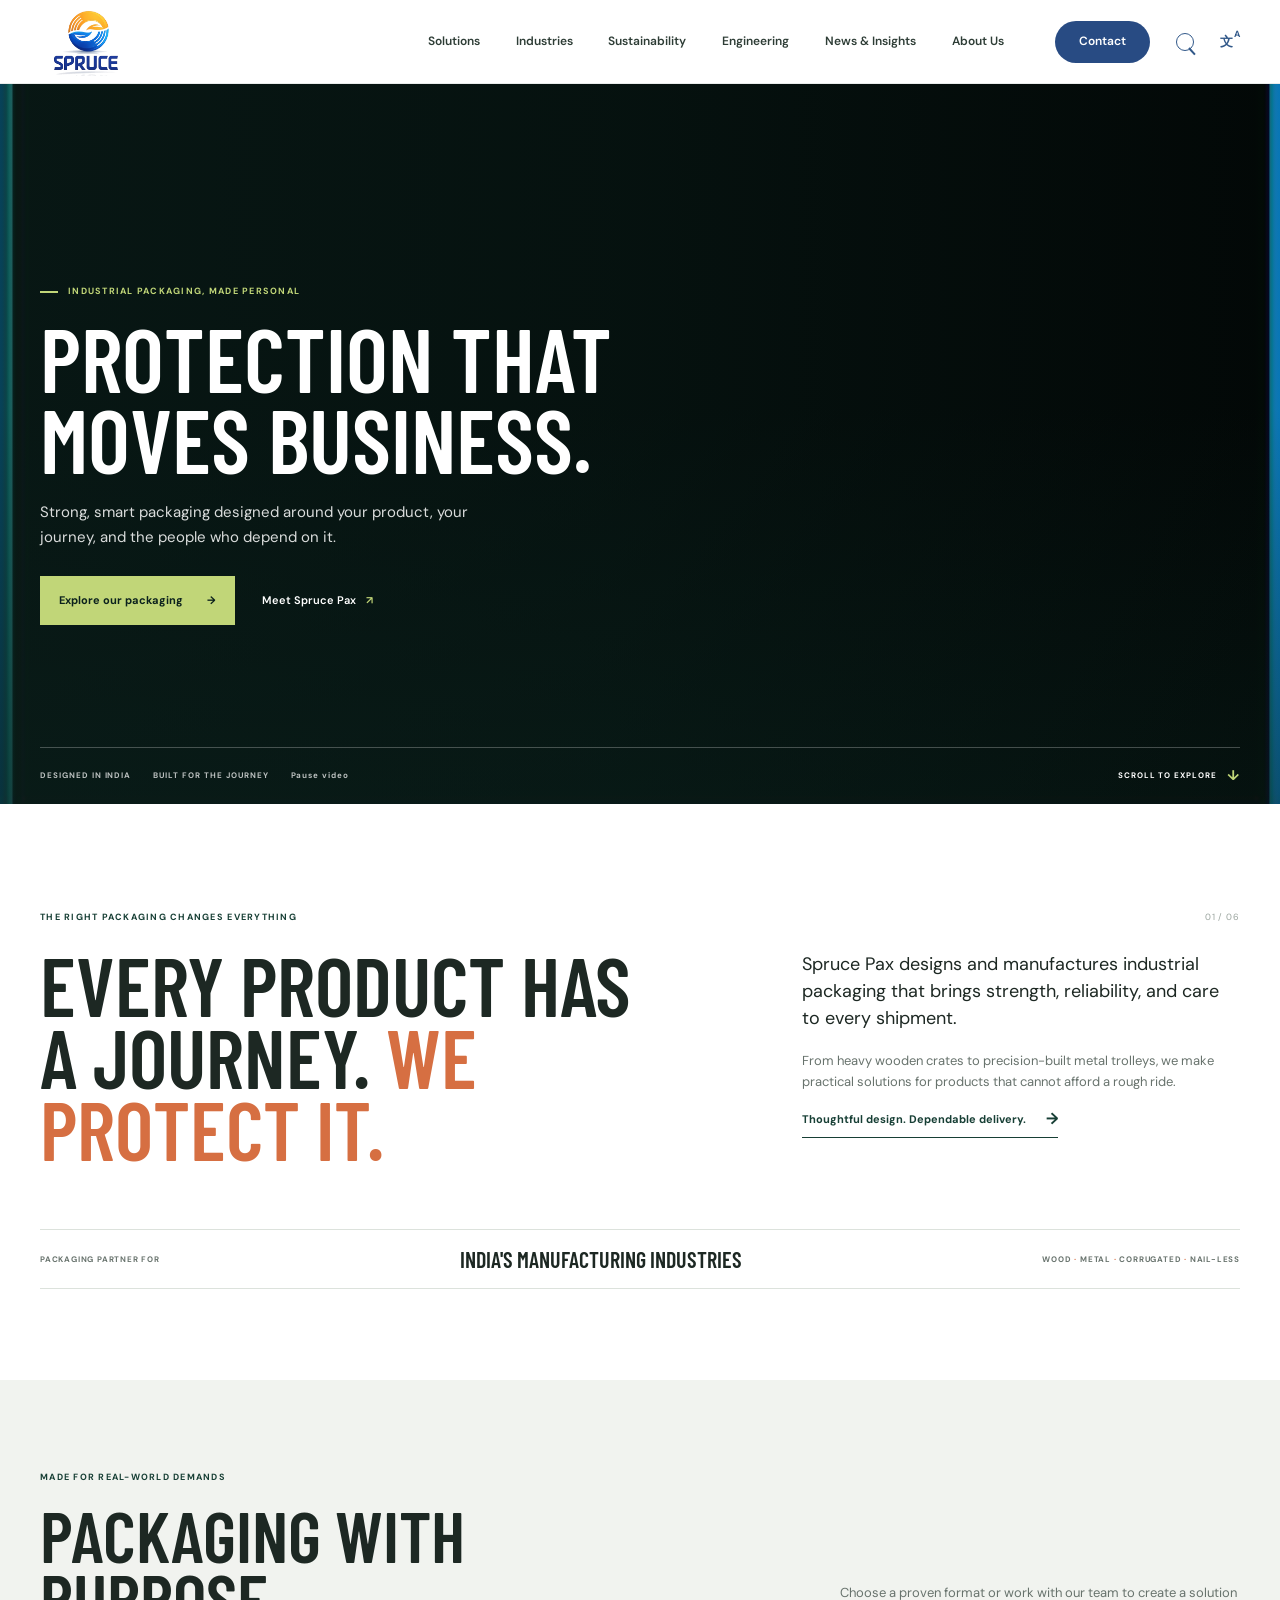
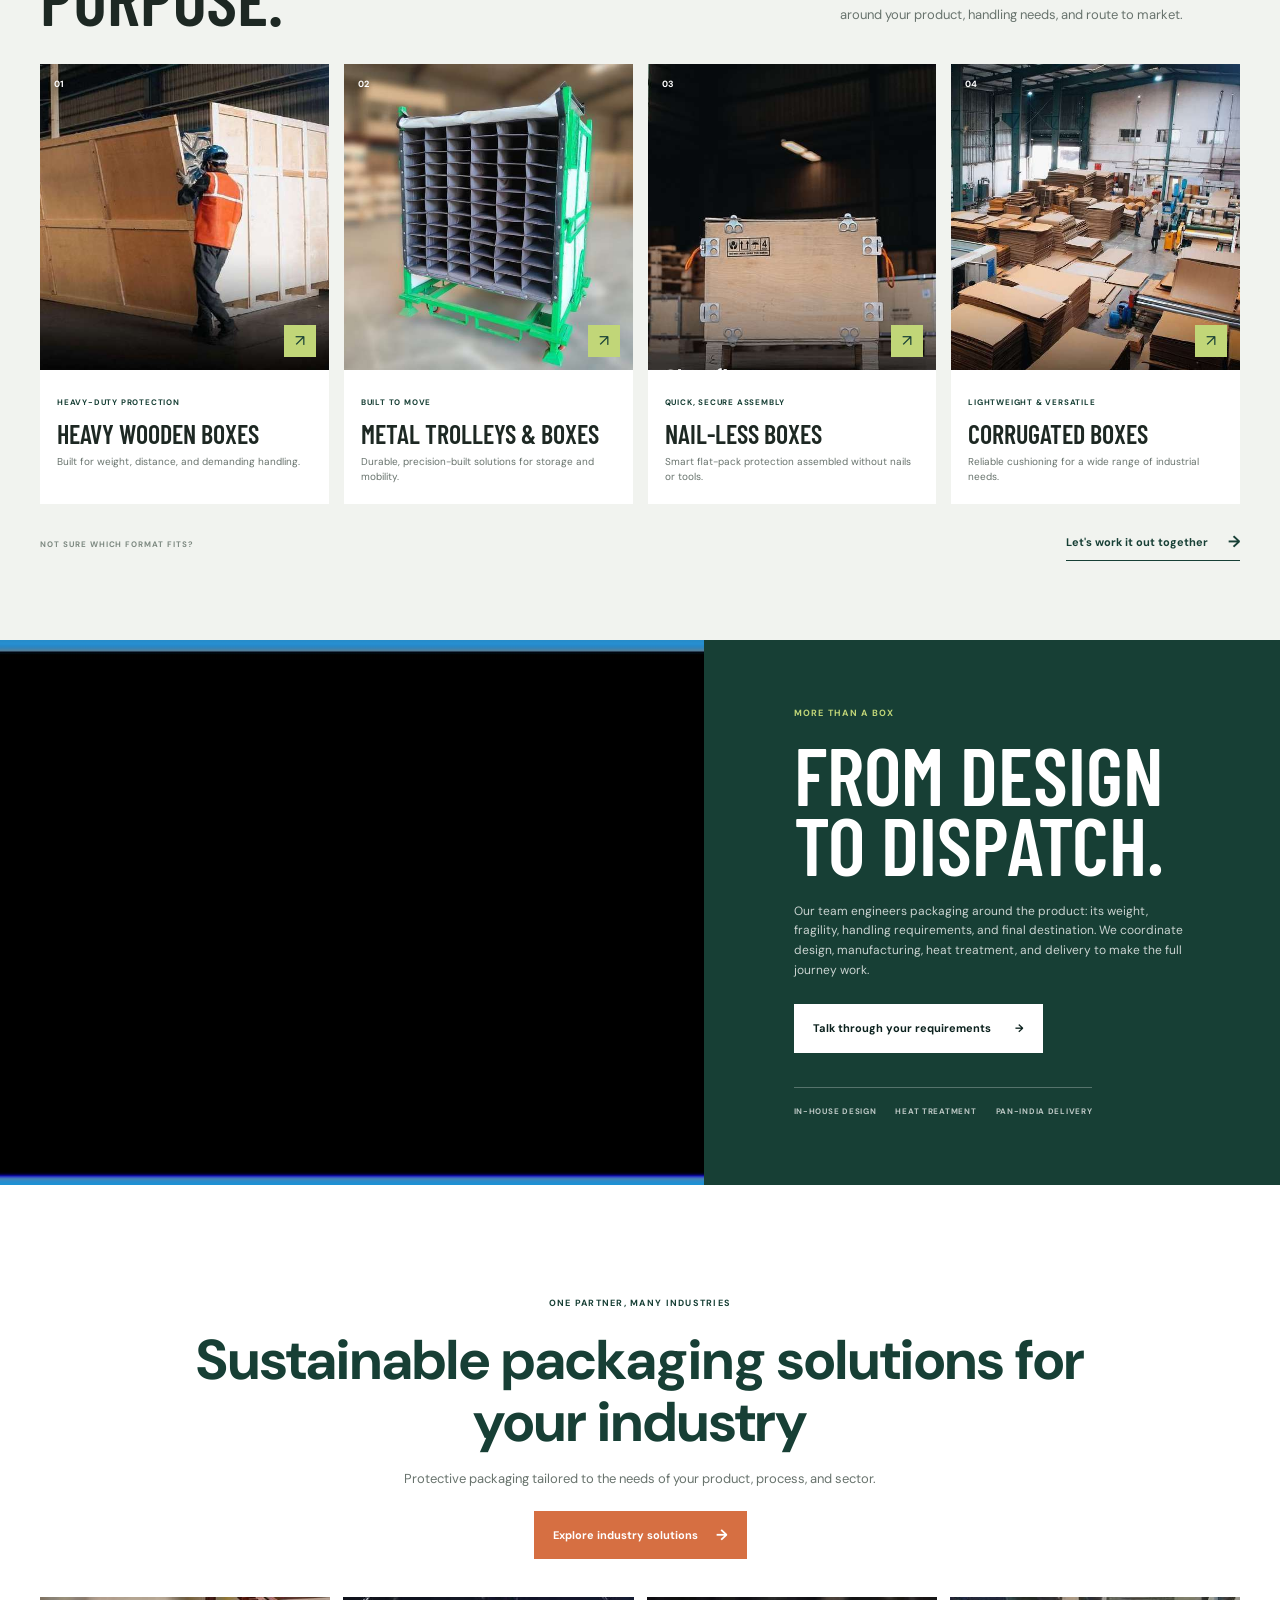
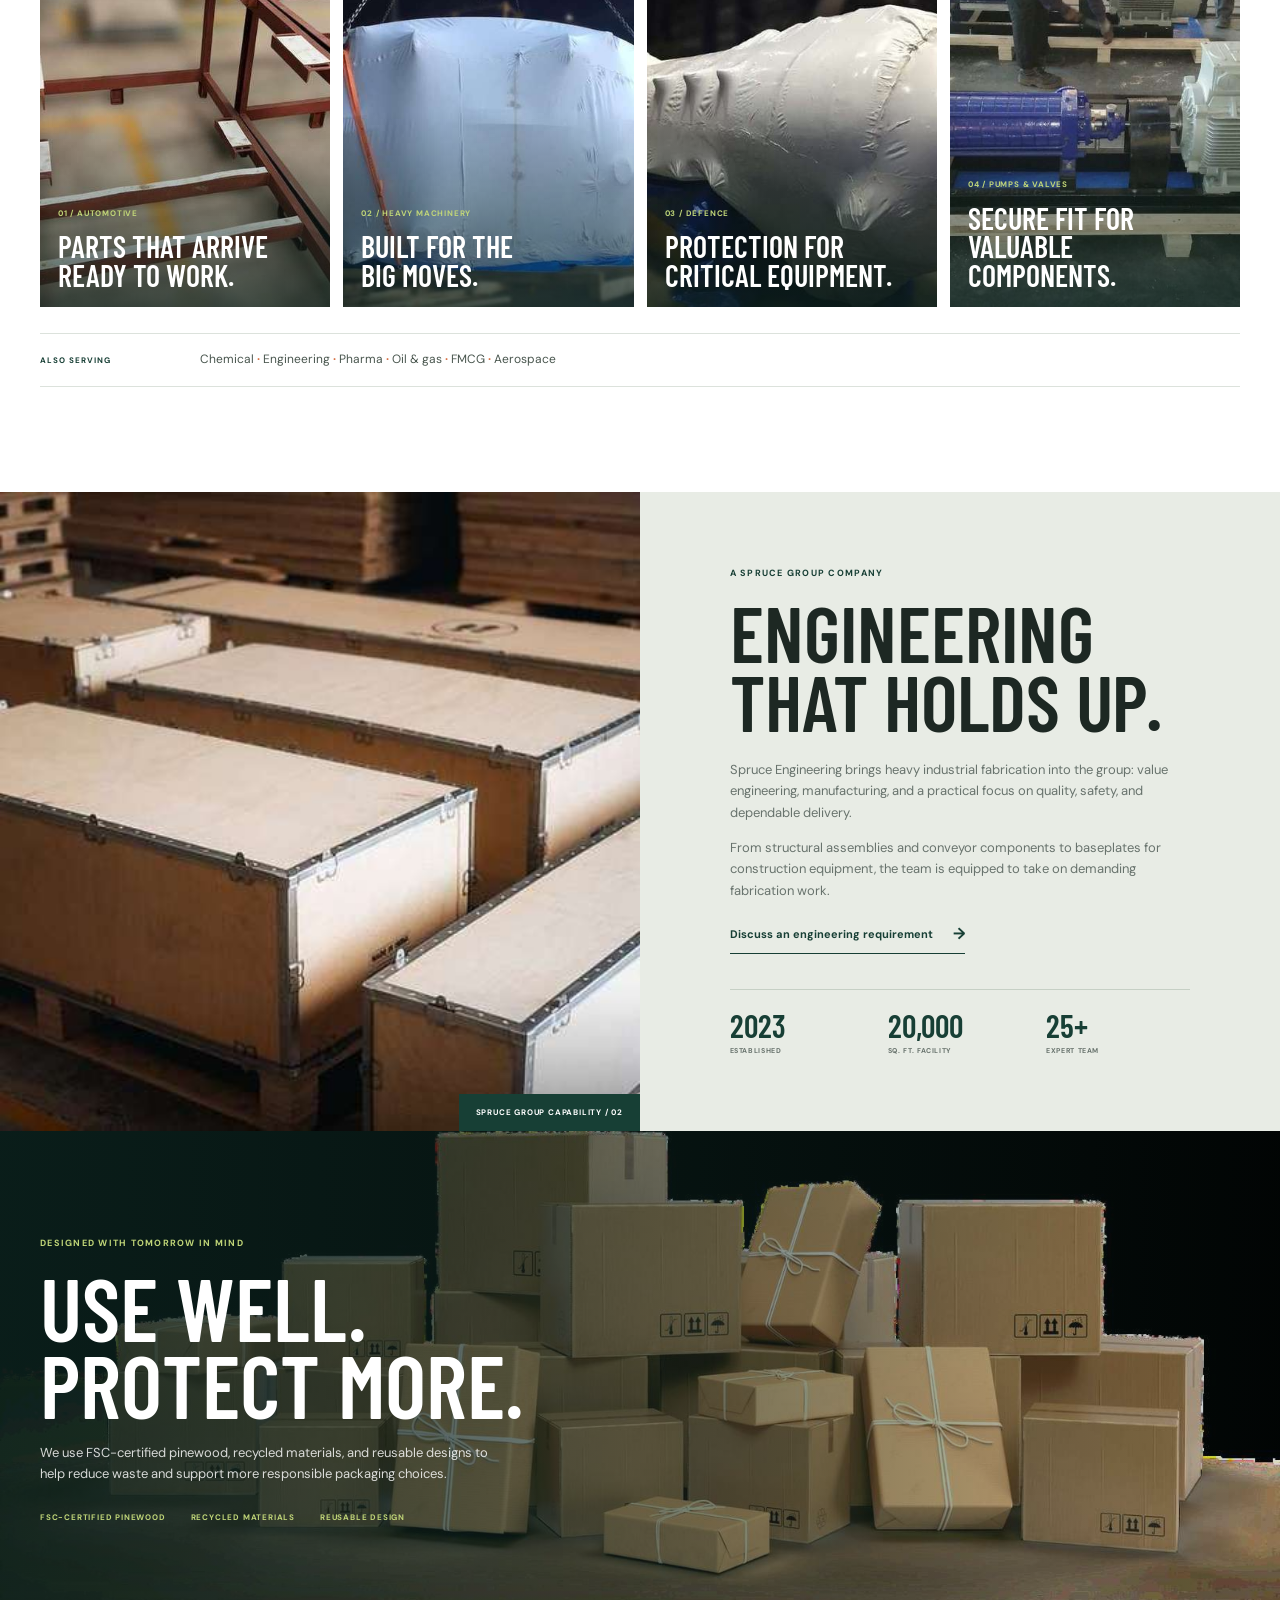
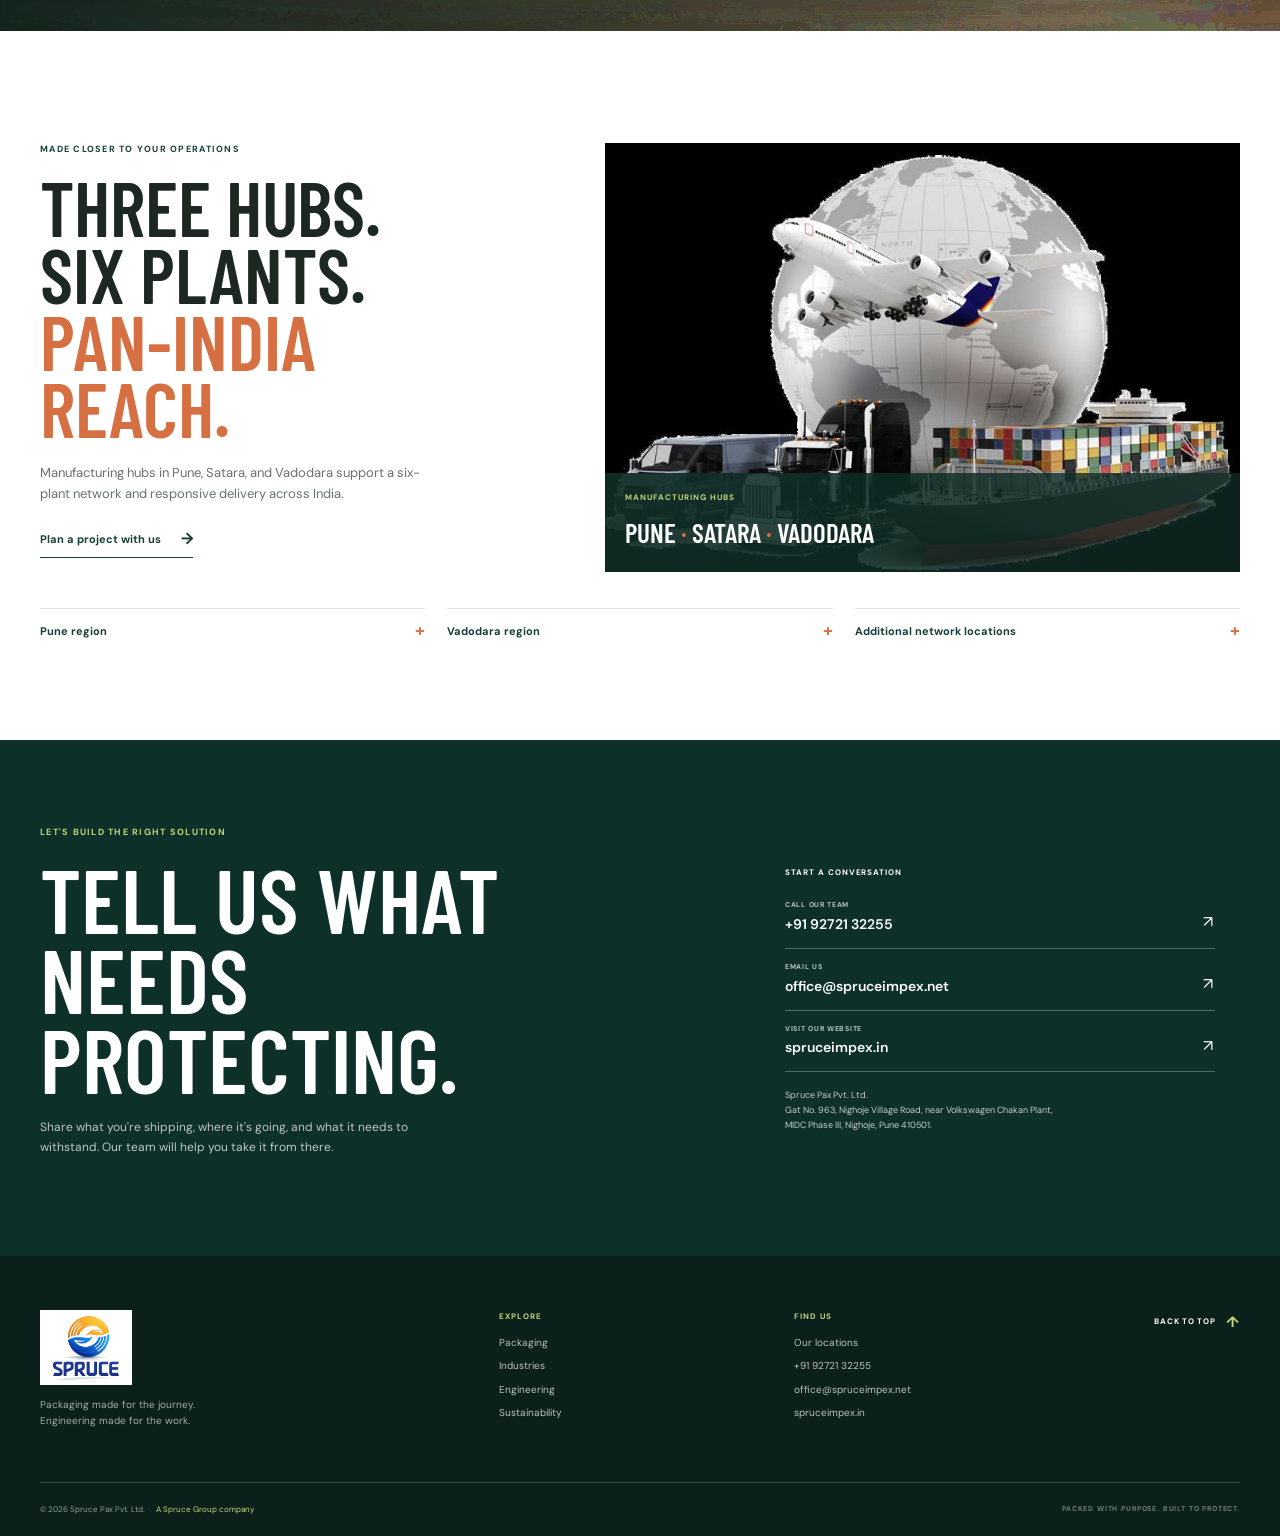
<file: index.html>
<!doctype html>
<html lang="en">
  <head>
    <meta charset="utf-8">
    <meta name="viewport" content="width=device-width, initial-scale=1">
    <meta name="theme-color" content="#153e35">
    <meta name="description" content="Spruce Pax designs and manufactures strong, smart, sustainable industrial packaging for India's leading industries.">
    <title>Spruce Pax | Packaging that moves business</title>
    <link rel="preconnect" href="https://fonts.googleapis.com">
    <link rel="preconnect" href="https://fonts.gstatic.com" crossorigin>
    <link href="https://fonts.googleapis.com/css2?family=Barlow+Condensed:wght@500;600;700&family=DM+Sans:wght@400;500;600;700&display=swap" rel="stylesheet">
    <link rel="stylesheet" href="styles.css">
    <script src="script.js" defer></script>
  </head>
  <body>
    <header class="site-header">
      <a class="brand" href="#top" aria-label="Spruce Pax home"><img src="company-logo.png" alt="Spruce Pax"></a>
      <button class="menu-toggle" type="button" aria-label="Open navigation" aria-expanded="false" aria-controls="main-nav"><span></span><span></span></button>
      <nav class="main-nav" id="main-nav" aria-label="Main navigation">
        <a href="packaging.html">Solutions</a><a href="industries.html">Industries</a><a href="sustainability.html">Sustainability</a><a href="engineering.html">Engineering</a><a href="news-insights.html">News &amp; Insights</a><a href="about.html">About Us</a>
      </nav>
      <a class="header-cta" href="contact.html">Contact</a>
      <div class="header-extras">
        <details class="header-popover"><summary class="header-icon search-trigger" aria-label="Search" title="Search"></summary><div class="header-popover-panel"><label for="site-search">Search pages</label><input class="site-search-input" id="site-search" type="search" placeholder="Type to filter pages"><div class="search-results"><a href="packaging.html" data-search-result>Solutions</a><a href="industries.html" data-search-result>Industries</a><a href="sustainability.html" data-search-result>Sustainability</a><a href="engineering.html" data-search-result>Engineering</a><a href="news-insights.html" data-search-result>News &amp; Insights</a><a href="about.html" data-search-result>About Us</a><a href="contact.html" data-search-result>Contact</a></div></div></details>
        <details class="header-popover"><summary class="header-icon language-trigger" aria-label="Language options" title="Language"><span aria-hidden="true">&#25991;</span><sup>A</sup></summary><div class="header-popover-panel language-panel"><span aria-current="true">English</span></div></details>
      </div>
    </header>

    <main id="top">
      <section class="hero" aria-labelledby="hero-title">
        <img class="hero-image" src="assets/metal-packaging-1.jpg" alt="Industrial packaging in a manufacturing facility" fetchpriority="high">
        <video class="hero-video" muted loop playsinline preload="metadata" poster="assets/metal-packaging-1.jpg" aria-hidden="true" tabindex="-1"><source src="assets/packaging-line.mp4" type="video/mp4"></video>
        <div class="hero-overlay"></div>
        <div class="hero-content shell">
          <p class="eyebrow eyebrow-light"><span></span> INDUSTRIAL PACKAGING, MADE PERSONAL</p>
          <h1 id="hero-title">Protection that<br>moves business.</h1>
          <p class="hero-copy">Strong, smart packaging designed around your product, your journey, and the people who depend on it.</p>
          <div class="hero-actions"><a class="button button-lime" href="#products">Explore our packaging <span aria-hidden="true">&#8594;</span></a><a class="hero-text-link" href="#about">Meet Spruce Pax <span aria-hidden="true">&#8599;</span></a></div>
        </div>
        <div class="hero-foot shell"><span>DESIGNED IN INDIA</span><span>BUILT FOR THE JOURNEY</span><button class="hero-video-toggle" type="button" aria-label="Pause background video">Pause video</button><a href="#products" aria-label="Scroll to packaging">SCROLL TO EXPLORE <b aria-hidden="true">&#8595;</b></a></div>
      </section>

      <section class="intro-section shell" id="about">
        <div class="intro-kicker"><p class="eyebrow">THE RIGHT PACKAGING CHANGES EVERYTHING</p><span>01 / 06</span></div>
        <div class="intro-body">
          <h2>Every product has<br>a journey. <em>We protect it.</em></h2>
          <div class="intro-description"><p>Spruce Pax designs and manufactures industrial packaging that brings strength, reliability, and care to every shipment.</p><p>From heavy wooden crates to precision-built metal trolleys, we make practical solutions for products that cannot afford a rough ride.</p><a class="underlined-link" href="#engineering">Thoughtful design. Dependable delivery. <span aria-hidden="true">&#8594;</span></a></div>
        </div>
        <div class="intro-statline"><span>PACKAGING PARTNER FOR</span><strong>India's manufacturing industries</strong><span>WOOD <b>·</b> METAL <b>·</b> CORRUGATED <b>·</b> NAIL-LESS</span></div>
      </section>

      <section class="products-section" id="products">
        <div class="shell">
          <div class="section-heading"><div><p class="eyebrow">MADE FOR REAL-WORLD DEMANDS</p><h2>Packaging with<br>purpose.</h2></div><p>Choose a proven format or work with our team to create a solution around your product, handling needs, and route to market.</p></div>
          <div class="product-grid">
            <a class="product-card" href="#contact"><div class="product-image"><img src="assets/wood-boxes.jpg" alt="Heavy wooden industrial packaging" loading="lazy"><span class="product-count">01</span><span class="product-arrow" aria-hidden="true">&#8599;</span></div><div class="product-meta"><span>HEAVY-DUTY PROTECTION</span><h3>Heavy wooden boxes</h3><p>Built for weight, distance, and demanding handling.</p></div></a>
            <a class="product-card" href="#contact"><div class="product-image"><img src="assets/metal-trolleys.jpg" alt="Metal fabricated packaging trolley" loading="lazy"><span class="product-count">02</span><span class="product-arrow" aria-hidden="true">&#8599;</span></div><div class="product-meta"><span>BUILT TO MOVE</span><h3>Metal trolleys &amp; boxes</h3><p>Durable, precision-built solutions for storage and mobility.</p></div></a>
            <a class="product-card" href="#contact"><div class="product-image"><img src="assets/nailless-boxes.jpg" alt="Nail-less export packaging" loading="lazy"><span class="product-count">03</span><span class="product-arrow" aria-hidden="true">&#8599;</span></div><div class="product-meta"><span>QUICK, SECURE ASSEMBLY</span><h3>Nail-less boxes</h3><p>Smart flat-pack protection assembled without nails or tools.</p></div></a>
            <a class="product-card" href="#contact"><div class="product-image"><img src="assets/corrugated-boxes.jpg" alt="Protective corrugated packaging" loading="lazy"><span class="product-count">04</span><span class="product-arrow" aria-hidden="true">&#8599;</span></div><div class="product-meta"><span>LIGHTWEIGHT &amp; VERSATILE</span><h3>Corrugated boxes</h3><p>Reliable cushioning for a wide range of industrial needs.</p></div></a>
          </div>
          <div class="product-bottom"><span>NOT SURE WHICH FORMAT FITS?</span><a class="underlined-link" href="#contact">Let's work it out together <span aria-hidden="true">&#8594;</span></a></div>
        </div>
      </section>

      <section class="capability-band">
        <div class="capability-image"><img src="assets/automation-packaging.jpg" alt="Industrial packaging for automation equipment" loading="lazy"><video class="capability-video" muted loop playsinline preload="none" poster="assets/automation-packaging.jpg" aria-hidden="true" tabindex="-1"><source src="assets/capability-shipping.mp4" type="video/mp4"></video></div>
        <div class="capability-content"><p class="eyebrow eyebrow-light">MORE THAN A BOX</p><h2>From design<br>to dispatch.</h2><p>Our team engineers packaging around the product: its weight, fragility, handling requirements, and final destination. We coordinate design, manufacturing, heat treatment, and delivery to make the full journey work.</p><a class="button button-light" href="#contact">Talk through your requirements <span aria-hidden="true">&#8594;</span></a><div class="capability-tags"><span>IN-HOUSE DESIGN</span><span>HEAT TREATMENT</span><span>PAN-INDIA DELIVERY</span></div></div>
      </section>

      <section class="industries-section shell" id="industries">
        <div class="industry-intro"><p class="eyebrow">ONE PARTNER, MANY INDUSTRIES</p><h2>Sustainable packaging solutions for your industry</h2><p>Protective packaging tailored to the needs of your product, process, and sector.</p><a class="industry-cta" href="#industry-cards">Explore industry solutions <span aria-hidden="true">&#8594;</span></a></div>
        <div class="industry-grid" id="industry-cards">
          <article class="industry-card"><img src="assets/industry-automotive.jpg" alt="Industrial metal packaging from the Spruce Pax portfolio" loading="lazy"><div><span>01 / AUTOMOTIVE</span><h3>Parts that arrive<br>ready to work.</h3></div></article>
          <article class="industry-card"><img src="assets/industry-machinery.jpg" alt="Heavy machinery packaging application" loading="lazy"><div><span>02 / HEAVY MACHINERY</span><h3>Built for the<br>big moves.</h3></div></article>
          <article class="industry-card"><img src="assets/industry-defence.jpg" alt="Protective packaging for defence and aerospace equipment" loading="lazy"><div><span>03 / DEFENCE</span><h3>Protection for<br>critical equipment.</h3></div></article>
          <article class="industry-card"><img src="assets/industry-pumps-valves.jpg" alt="Packaging for pumps and industrial components" loading="lazy"><div><span>04 / PUMPS &amp; VALVES</span><h3>Secure fit for<br>valuable components.</h3></div></article>
        </div>
        <div class="industry-list"><span>ALSO SERVING</span><p>Chemical <b>·</b> Engineering <b>·</b> Pharma <b>·</b> Oil &amp; gas <b>·</b> FMCG <b>·</b> Aerospace</p></div>
      </section>

      <section class="engineering-section" id="engineering">
        <div class="engineering-photo"><img src="assets/manufacturing-unit.jpg" alt="Spruce engineering and manufacturing capability" loading="lazy"><span>SPRUCE GROUP CAPABILITY / 02</span></div>
        <div class="engineering-copy"><p class="eyebrow">A SPRUCE GROUP COMPANY</p><h2>Engineering<br>that holds up.</h2><p>Spruce Engineering brings heavy industrial fabrication into the group: value engineering, manufacturing, and a practical focus on quality, safety, and dependable delivery.</p><p>From structural assemblies and conveyor components to baseplates for construction equipment, the team is equipped to take on demanding fabrication work.</p><a class="underlined-link" href="#contact">Discuss an engineering requirement <span aria-hidden="true">&#8594;</span></a><div class="engineering-stats"><div><strong>2023</strong><span>ESTABLISHED</span></div><div><strong>20,000</strong><span>SQ. FT. FACILITY</span></div><div><strong>25+</strong><span>EXPERT TEAM</span></div></div></div>
      </section>

      <section class="sustainability-section" id="sustainability">
        <img src="assets/sustainability.jpg" alt="Sustainable material and forestry landscape" loading="lazy"><div class="sustainability-shade"></div>
        <div class="sustainability-content shell"><p class="eyebrow eyebrow-light">DESIGNED WITH TOMORROW IN MIND</p><h2>Use well.<br>Protect more.</h2><p>We use FSC-certified pinewood, recycled materials, and reusable designs to help reduce waste and support more responsible packaging choices.</p><div class="sustainability-points"><span>FSC-CERTIFIED PINEWOOD</span><span>RECYCLED MATERIALS</span><span>REUSABLE DESIGN</span></div></div>
      </section>

      <section class="network-section shell" id="locations">
        <div class="network-copy"><p class="eyebrow">MADE CLOSER TO YOUR OPERATIONS</p><h2>Three hubs.<br>Six plants.<br><em>Pan-India reach.</em></h2><p>Manufacturing hubs in Pune, Satara, and Vadodara support a six-plant network and responsive delivery across India.</p><a class="underlined-link" href="#contact">Plan a project with us <span aria-hidden="true">&#8594;</span></a></div>
        <div class="network-visual"><img src="assets/factory-map.jpg" alt="Spruce Pax manufacturing and delivery network in India" loading="lazy"><div class="network-caption"><span>MANUFACTURING HUBS</span><strong>Pune <i>·</i> Satara <i>·</i> Vadodara</strong></div></div>
        <div class="location-details"><details><summary>Pune region <span>+</span></summary><p>Chakan and Nighoje facilities support wooden and nail-less packaging, including corrugated boxes.</p></details><details><summary>Vadodara region <span>+</span></summary><p>Maswad Industrial Estate, Halol, Gujarat.</p></details><details><summary>Additional network locations <span>+</span></summary><p>Facilities in Ambethan, Chakan; MIDC Bhamboli, Chakan; Nashik; and Kundal, Sangli.</p></details></div>
      </section>

      <section class="contact-section" id="contact">
        <div class="contact-inner shell">
          <div class="contact-heading"><p class="eyebrow eyebrow-light">LET'S BUILD THE RIGHT SOLUTION</p><h2>Tell us what<br>needs protecting.</h2><p>Share what you're shipping, where it's going, and what it needs to withstand. Our team will help you take it from there.</p></div>
          <div class="contact-card">
            <span class="contact-card-label">START A CONVERSATION</span>
            <a class="contact-method" href="tel:+919272132255"><small>CALL OUR TEAM</small><strong>+91 92721 32255</strong><span aria-hidden="true">&#8599;</span></a>
            <a class="contact-method" href="mailto:office@spruceimpex.net"><small>EMAIL US</small><strong>office@spruceimpex.net</strong><span aria-hidden="true">&#8599;</span></a>
            <a class="contact-method" href="https://www.spruceimpex.in" target="_blank" rel="noreferrer"><small>VISIT OUR WEBSITE</small><strong>spruceimpex.in</strong><span aria-hidden="true">&#8599;</span></a>
            <p class="office-address">Spruce Pax Pvt. Ltd.<br>Gat No. 963, Nighoje Village Road, near Volkswagen Chakan Plant,<br>MIDC Phase III, Nighoje, Pune 410501.</p>
          </div>
        </div>
      </section>
    </main>

    <footer class="site-footer"><div class="footer-main shell"><div class="footer-brand"><a href="#top" aria-label="Spruce Pax home"><img src="company-logo.png" alt="Spruce Pax"></a><p>Packaging made for the journey.<br>Engineering made for the work.</p></div><div class="footer-links"><span>EXPLORE</span><a href="#products">Packaging</a><a href="#industries">Industries</a><a href="#engineering">Engineering</a><a href="#sustainability">Sustainability</a></div><div class="footer-links"><span>FIND US</span><a href="#locations">Our locations</a><a href="tel:+919272132255">+91 92721 32255</a><a href="mailto:office@spruceimpex.net">office@spruceimpex.net</a><a href="https://www.spruceimpex.in" target="_blank" rel="noreferrer">spruceimpex.in</a></div><a class="back-top" href="#top">BACK TO TOP <span aria-hidden="true">&#8593;</span></a></div><div class="footer-bottom shell"><span>© <span id="year">2026</span> Spruce Pax Pvt. Ltd. <i>A Spruce Group company</i></span><span>PACKED WITH PURPOSE. BUILT TO PROTECT.</span></div></footer>
  </body>
</html>
</file>
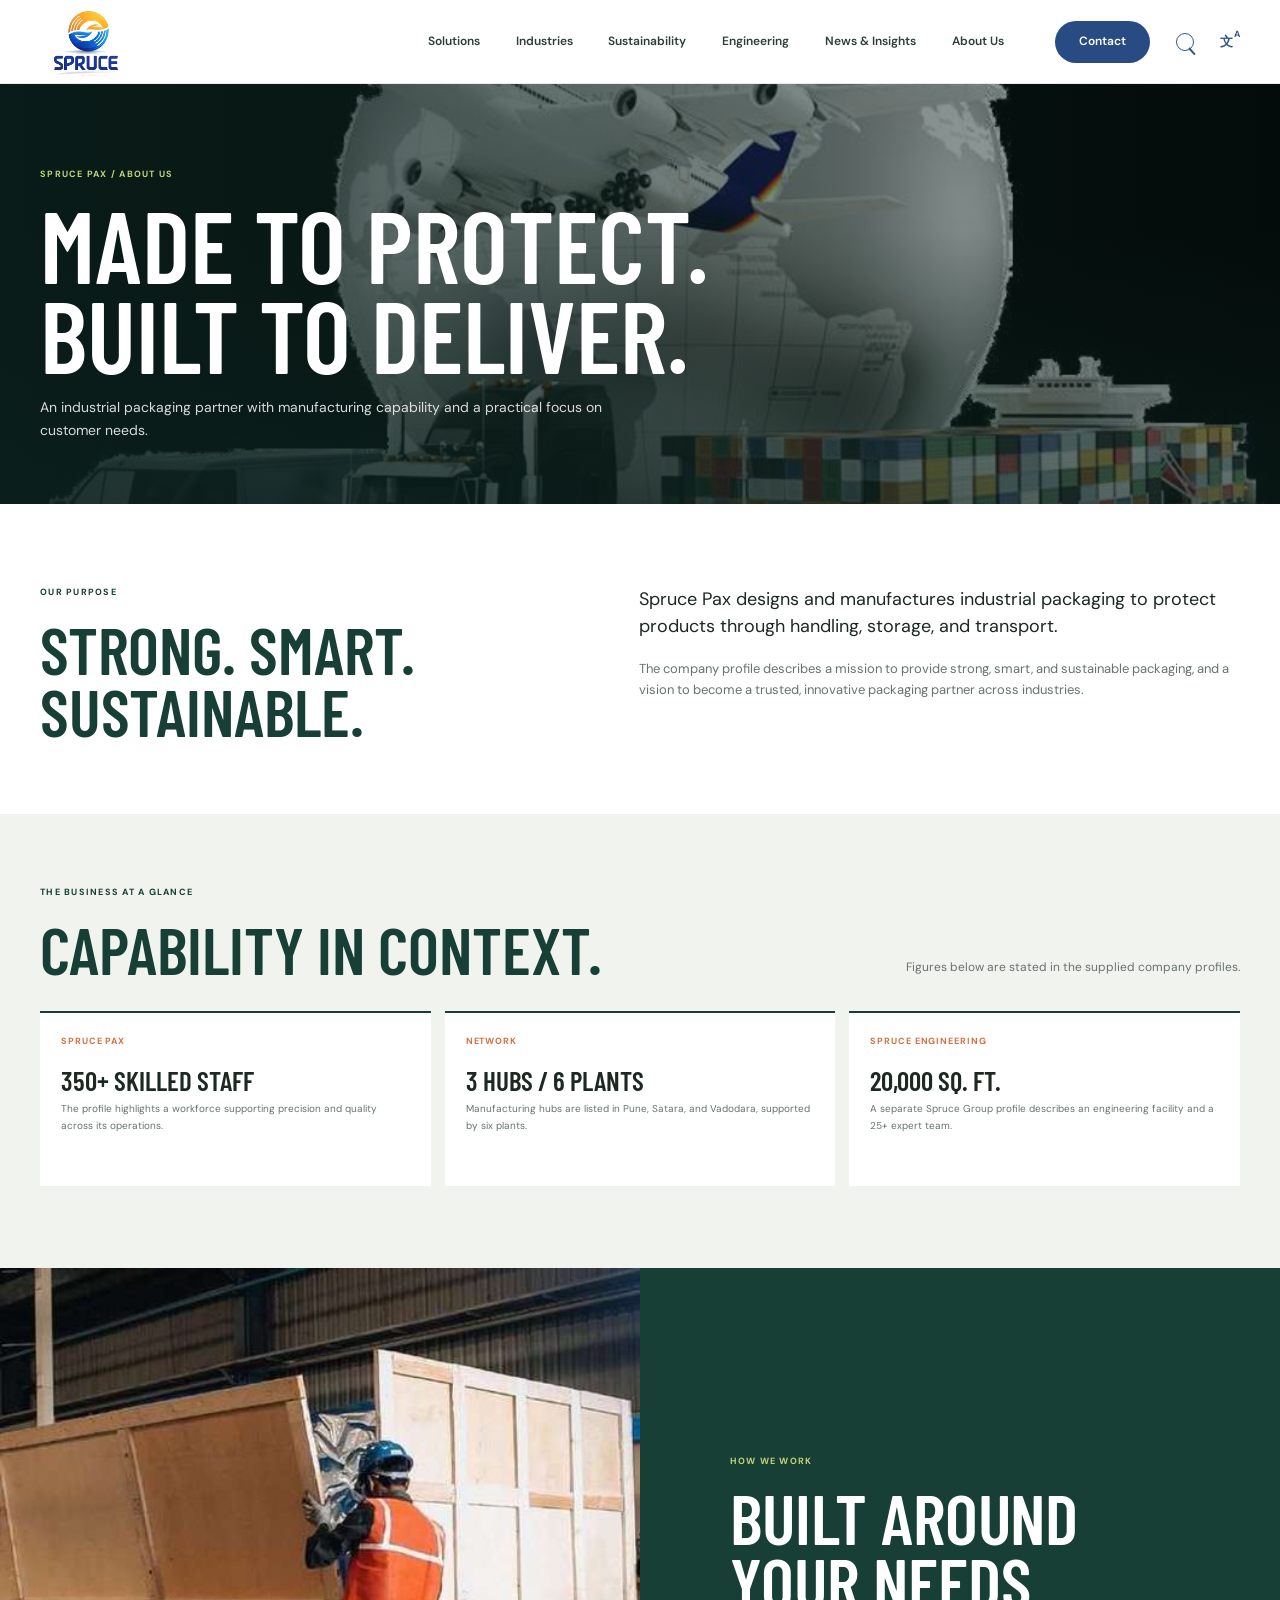
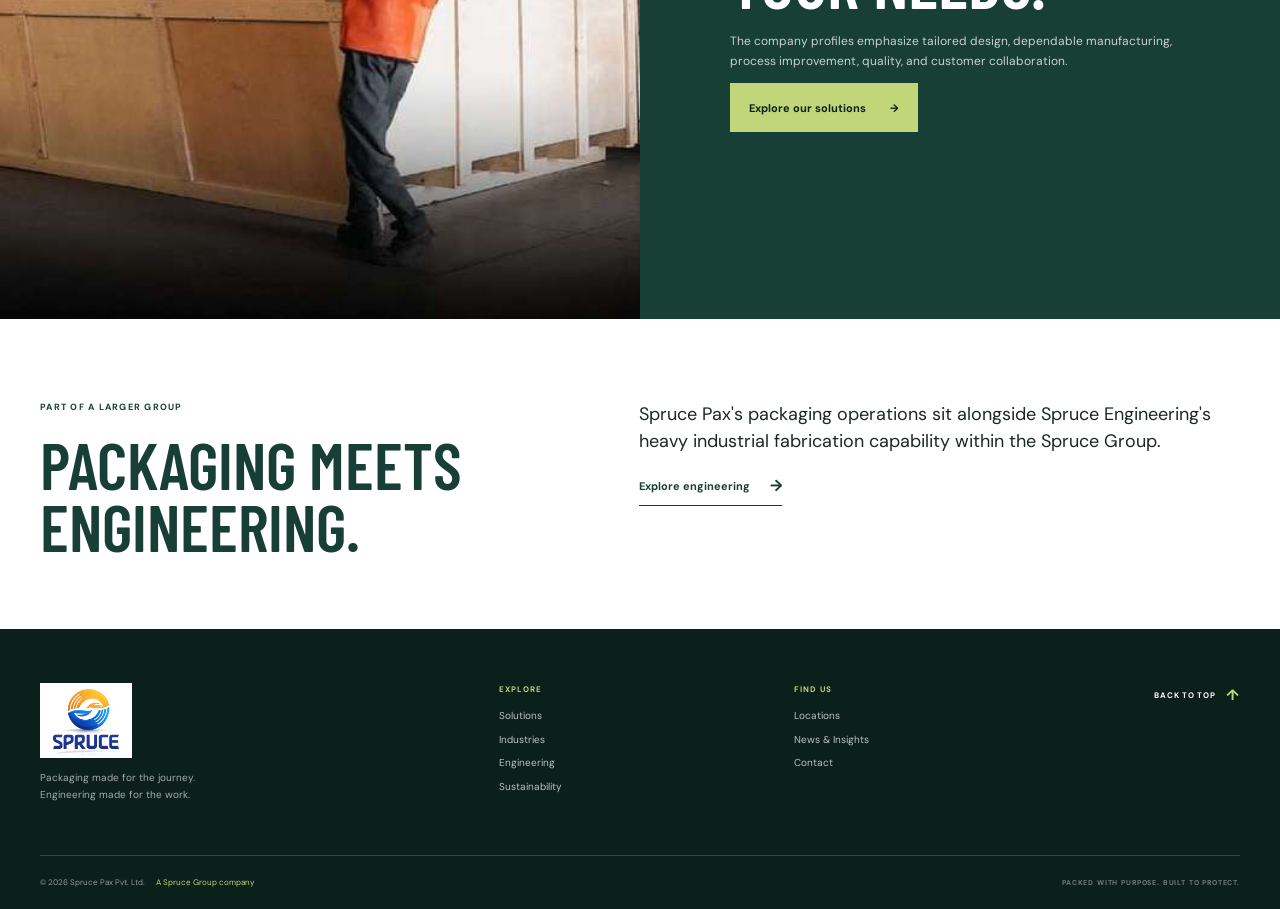
<file: about.html>
<!doctype html>
<html lang="en">
  <head>
    <meta charset="utf-8">
    <meta name="viewport" content="width=device-width, initial-scale=1">
    <meta name="theme-color" content="#153e35">
    <meta name="description" content="Learn about Spruce Pax, its industrial packaging mission, manufacturing network, and Spruce Group capabilities.">
    <title>About Spruce Pax | Our Company</title>
    <link rel="preconnect" href="https://fonts.googleapis.com"><link rel="preconnect" href="https://fonts.gstatic.com" crossorigin>
    <link href="https://fonts.googleapis.com/css2?family=Barlow+Condensed:wght@500;600;700&family=DM+Sans:wght@400;500;600;700&display=swap" rel="stylesheet">
    <link rel="stylesheet" href="styles.css"><link rel="stylesheet" href="pages.css"><script src="script.js" defer></script>
  </head>
  <body class="detail-page">
    <header class="site-header"><a class="brand" href="index.html" aria-label="Spruce Pax home"><img src="company-logo.png" alt="Spruce Pax"></a><button class="menu-toggle" type="button" aria-label="Open navigation" aria-expanded="false" aria-controls="main-nav"><span></span><span></span></button><nav class="main-nav" id="main-nav" aria-label="Main navigation"><a href="packaging.html">Solutions</a><a href="industries.html">Industries</a><a href="sustainability.html">Sustainability</a><a href="engineering.html">Engineering</a><a href="news-insights.html">News &amp; Insights</a><a href="about.html" aria-current="page">About Us</a></nav><a class="header-cta" href="contact.html">Contact</a><div class="header-extras"><details class="header-popover"><summary class="header-icon search-trigger" aria-label="Search" title="Search"></summary><div class="header-popover-panel"><label for="site-search">Search pages</label><input class="site-search-input" id="site-search" type="search" placeholder="Type to filter pages"><div class="search-results"><a href="packaging.html" data-search-result>Solutions</a><a href="industries.html" data-search-result>Industries</a><a href="sustainability.html" data-search-result>Sustainability</a><a href="engineering.html" data-search-result>Engineering</a><a href="news-insights.html" data-search-result>News &amp; Insights</a><a href="about.html" data-search-result>About Us</a><a href="contact.html" data-search-result>Contact</a></div></div></details><details class="header-popover"><summary class="header-icon language-trigger" aria-label="Language options" title="Language"><span aria-hidden="true">&#25991;</span><sup>A</sup></summary><div class="header-popover-panel language-panel"><span aria-current="true">English</span></div></details></div></header>
    <main id="top">
      <section class="subpage-hero"><img src="assets/factory-map.jpg" alt="Spruce Pax manufacturing network" fetchpriority="high"><div class="subpage-hero-content shell"><p class="eyebrow eyebrow-light">SPRUCE PAX / ABOUT US</p><h1>Made to protect.<br>Built to deliver.</h1><p>An industrial packaging partner with manufacturing capability and a practical focus on customer needs.</p></div></section>
      <section class="subpage-intro shell"><div><p class="eyebrow">OUR PURPOSE</p><h2>Strong. Smart.<br>Sustainable.</h2></div><div class="subpage-intro-copy"><p>Spruce Pax designs and manufactures industrial packaging to protect products through handling, storage, and transport.</p><p>The company profile describes a mission to provide strong, smart, and sustainable packaging, and a vision to become a trusted, innovative packaging partner across industries.</p></div></section>
      <section class="subpage-section"><div class="shell"><div class="subpage-section-heading"><div><p class="eyebrow">THE BUSINESS AT A GLANCE</p><h2>Capability in context.</h2></div><p>Figures below are stated in the supplied company profiles.</p></div><div class="detail-grid"><article class="detail-card"><span class="detail-card-number">SPRUCE PAX</span><h3>350+ skilled staff</h3><p>The profile highlights a workforce supporting precision and quality across its operations.</p></article><article class="detail-card"><span class="detail-card-number">NETWORK</span><h3>3 hubs / 6 plants</h3><p>Manufacturing hubs are listed in Pune, Satara, and Vadodara, supported by six plants.</p></article><article class="detail-card"><span class="detail-card-number">SPRUCE ENGINEERING</span><h3>20,000 sq. ft.</h3><p>A separate Spruce Group profile describes an engineering facility and a 25+ expert team.</p></article></div></div></section>
      <section class="detail-split"><div class="detail-split-image"><img src="assets/wood-boxes.jpg" alt="Industrial wooden packaging" loading="lazy"></div><div class="detail-split-copy"><p class="eyebrow eyebrow-light">HOW WE WORK</p><h2>Built around<br>your needs.</h2><p>The company profiles emphasize tailored design, dependable manufacturing, process improvement, quality, and customer collaboration.</p><a class="button button-lime" href="packaging.html">Explore our solutions <span aria-hidden="true">&#8594;</span></a></div></section>
      <section class="subpage-intro shell"><div><p class="eyebrow">PART OF A LARGER GROUP</p><h2>Packaging meets<br>engineering.</h2></div><div class="subpage-intro-copy"><p>Spruce Pax's packaging operations sit alongside Spruce Engineering's heavy industrial fabrication capability within the Spruce Group.</p><a class="underlined-link" href="engineering.html">Explore engineering <span aria-hidden="true">&#8594;</span></a></div></section>
    </main>
    <footer class="site-footer"><div class="footer-main shell"><div class="footer-brand"><a href="index.html" aria-label="Spruce Pax home"><img src="company-logo.png" alt="Spruce Pax"></a><p>Packaging made for the journey.<br>Engineering made for the work.</p></div><div class="footer-links"><span>EXPLORE</span><a href="packaging.html">Solutions</a><a href="industries.html">Industries</a><a href="engineering.html">Engineering</a><a href="sustainability.html">Sustainability</a></div><div class="footer-links"><span>FIND US</span><a href="locations.html">Locations</a><a href="news-insights.html">News &amp; Insights</a><a href="contact.html">Contact</a></div><a class="back-top" href="#top">BACK TO TOP <span aria-hidden="true">&#8593;</span></a></div><div class="footer-bottom shell"><span>© <span id="year">2026</span> Spruce Pax Pvt. Ltd. <i>A Spruce Group company</i></span><span>PACKED WITH PURPOSE. BUILT TO PROTECT.</span></div></footer>
  </body>
</html>
</file>
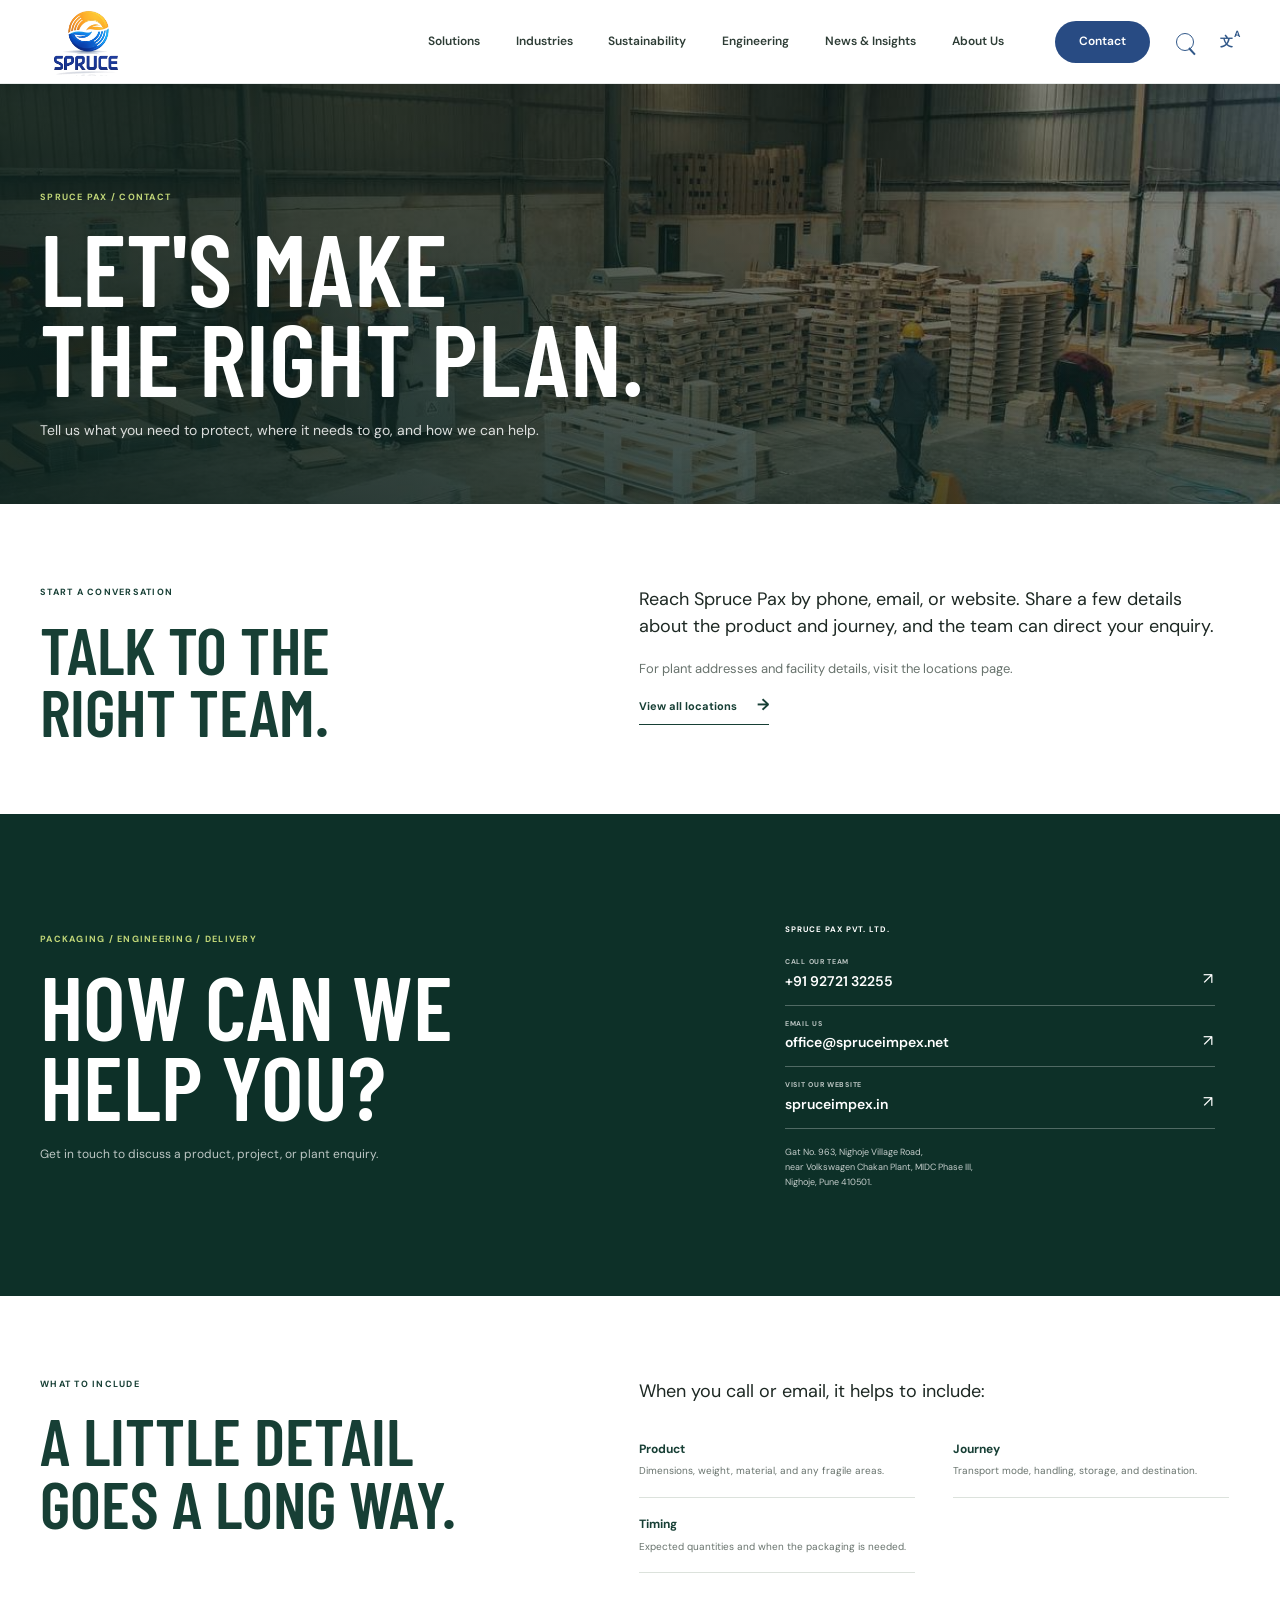
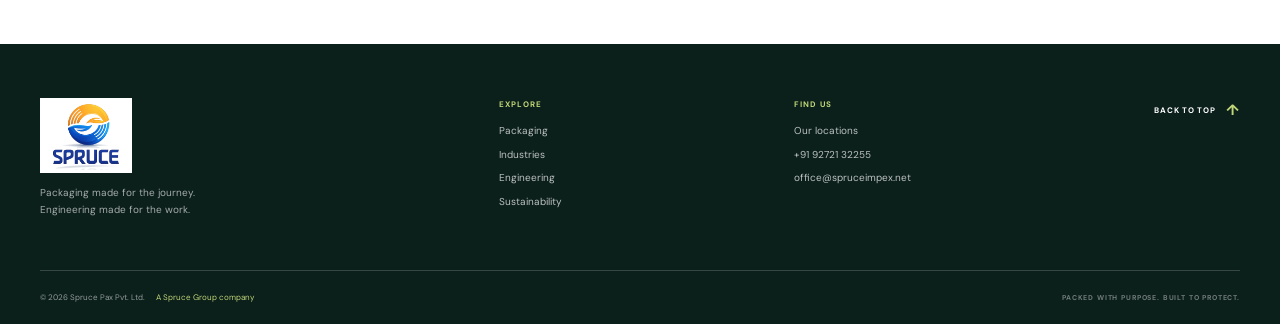
<file: contact.html>
<!doctype html>
<html lang="en">
  <head>
    <meta charset="utf-8">
    <meta name="viewport" content="width=device-width, initial-scale=1">
    <meta name="theme-color" content="#153e35">
    <meta name="description" content="Contact Spruce Pax to discuss industrial packaging, engineering, plant locations, and project requirements.">
    <title>Contact Spruce Pax | Start a Conversation</title>
    <link rel="preconnect" href="https://fonts.googleapis.com"><link rel="preconnect" href="https://fonts.gstatic.com" crossorigin>
    <link href="https://fonts.googleapis.com/css2?family=Barlow+Condensed:wght@500;600;700&family=DM+Sans:wght@400;500;600;700&display=swap" rel="stylesheet">
    <link rel="stylesheet" href="styles.css"><link rel="stylesheet" href="pages.css"><script src="script.js" defer></script>
  </head>
  <body class="detail-page">
    <header class="site-header"><a class="brand" href="index.html" aria-label="Spruce Pax home"><img src="company-logo.png" alt="Spruce Pax"></a><button class="menu-toggle" type="button" aria-label="Open navigation" aria-expanded="false" aria-controls="main-nav"><span></span><span></span></button><nav class="main-nav" id="main-nav" aria-label="Main navigation"><a href="packaging.html">Solutions</a><a href="industries.html">Industries</a><a href="sustainability.html">Sustainability</a><a href="engineering.html">Engineering</a><a href="news-insights.html">News &amp; Insights</a><a href="about.html">About Us</a></nav><a class="header-cta" href="contact.html" aria-current="page">Contact</a><div class="header-extras"><details class="header-popover"><summary class="header-icon search-trigger" aria-label="Search" title="Search"></summary><div class="header-popover-panel"><label for="site-search">Search pages</label><input class="site-search-input" id="site-search" type="search" placeholder="Type to filter pages"><div class="search-results"><a href="packaging.html" data-search-result>Solutions</a><a href="industries.html" data-search-result>Industries</a><a href="sustainability.html" data-search-result>Sustainability</a><a href="engineering.html" data-search-result>Engineering</a><a href="news-insights.html" data-search-result>News &amp; Insights</a><a href="about.html" data-search-result>About Us</a><a href="contact.html" data-search-result>Contact</a></div></div></details><details class="header-popover"><summary class="header-icon language-trigger" aria-label="Language options" title="Language"><span aria-hidden="true">&#25991;</span><sup>A</sup></summary><div class="header-popover-panel language-panel"><span aria-current="true">English</span></div></details></div></header>
    <main id="top">
      <section class="subpage-hero"><img src="assets/pax-contact.jpg" alt="Spruce Pax packaging and dispatch" fetchpriority="high"><div class="subpage-hero-content shell"><p class="eyebrow eyebrow-light">SPRUCE PAX / CONTACT</p><h1>Let's make<br>the right plan.</h1><p>Tell us what you need to protect, where it needs to go, and how we can help.</p></div></section>
      <section class="subpage-intro shell"><div><p class="eyebrow">START A CONVERSATION</p><h2>Talk to the<br>right team.</h2></div><div class="subpage-intro-copy"><p>Reach Spruce Pax by phone, email, or website. Share a few details about the product and journey, and the team can direct your enquiry.</p><p>For plant addresses and facility details, visit the locations page.</p><a class="underlined-link" href="locations.html">View all locations <span aria-hidden="true">&#8594;</span></a></div></section>
      <section class="contact-section"><div class="contact-inner shell"><div class="contact-heading"><p class="eyebrow eyebrow-light">PACKAGING / ENGINEERING / DELIVERY</p><h2>How can we<br>help you?</h2><p>Get in touch to discuss a product, project, or plant enquiry.</p></div><div class="contact-card"><span class="contact-card-label">SPRUCE PAX PVT. LTD.</span><a class="contact-method" href="tel:+919272132255"><small>CALL OUR TEAM</small><strong>+91 92721 32255</strong><span aria-hidden="true">&#8599;</span></a><a class="contact-method" href="mailto:office@spruceimpex.net"><small>EMAIL US</small><strong>office@spruceimpex.net</strong><span aria-hidden="true">&#8599;</span></a><a class="contact-method" href="https://www.spruceimpex.in" target="_blank" rel="noreferrer"><small>VISIT OUR WEBSITE</small><strong>spruceimpex.in</strong><span aria-hidden="true">&#8599;</span></a><p class="office-address">Gat No. 963, Nighoje Village Road,<br>near Volkswagen Chakan Plant, MIDC Phase III,<br>Nighoje, Pune 410501.</p></div></div></section>
      <section class="subpage-intro shell"><div><p class="eyebrow">WHAT TO INCLUDE</p><h2>A little detail<br>goes a long way.</h2></div><div class="subpage-intro-copy"><p>When you call or email, it helps to include:</p><div class="detail-list"><div class="detail-list-item"><strong>Product</strong><p>Dimensions, weight, material, and any fragile areas.</p></div><div class="detail-list-item"><strong>Journey</strong><p>Transport mode, handling, storage, and destination.</p></div><div class="detail-list-item"><strong>Timing</strong><p>Expected quantities and when the packaging is needed.</p></div></div></div></section>
    </main>
    <footer class="site-footer"><div class="footer-main shell"><div class="footer-brand"><a href="index.html" aria-label="Spruce Pax home"><img src="company-logo.png" alt="Spruce Pax"></a><p>Packaging made for the journey.<br>Engineering made for the work.</p></div><div class="footer-links"><span>EXPLORE</span><a href="packaging.html">Packaging</a><a href="industries.html">Industries</a><a href="engineering.html">Engineering</a><a href="sustainability.html">Sustainability</a></div><div class="footer-links"><span>FIND US</span><a href="locations.html">Our locations</a><a href="tel:+919272132255">+91 92721 32255</a><a href="mailto:office@spruceimpex.net">office@spruceimpex.net</a></div><a class="back-top" href="#top">BACK TO TOP <span aria-hidden="true">&#8593;</span></a></div><div class="footer-bottom shell"><span>© <span id="year">2026</span> Spruce Pax Pvt. Ltd. <i>A Spruce Group company</i></span><span>PACKED WITH PURPOSE. BUILT TO PROTECT.</span></div></footer>
  </body>
</html>
</file>
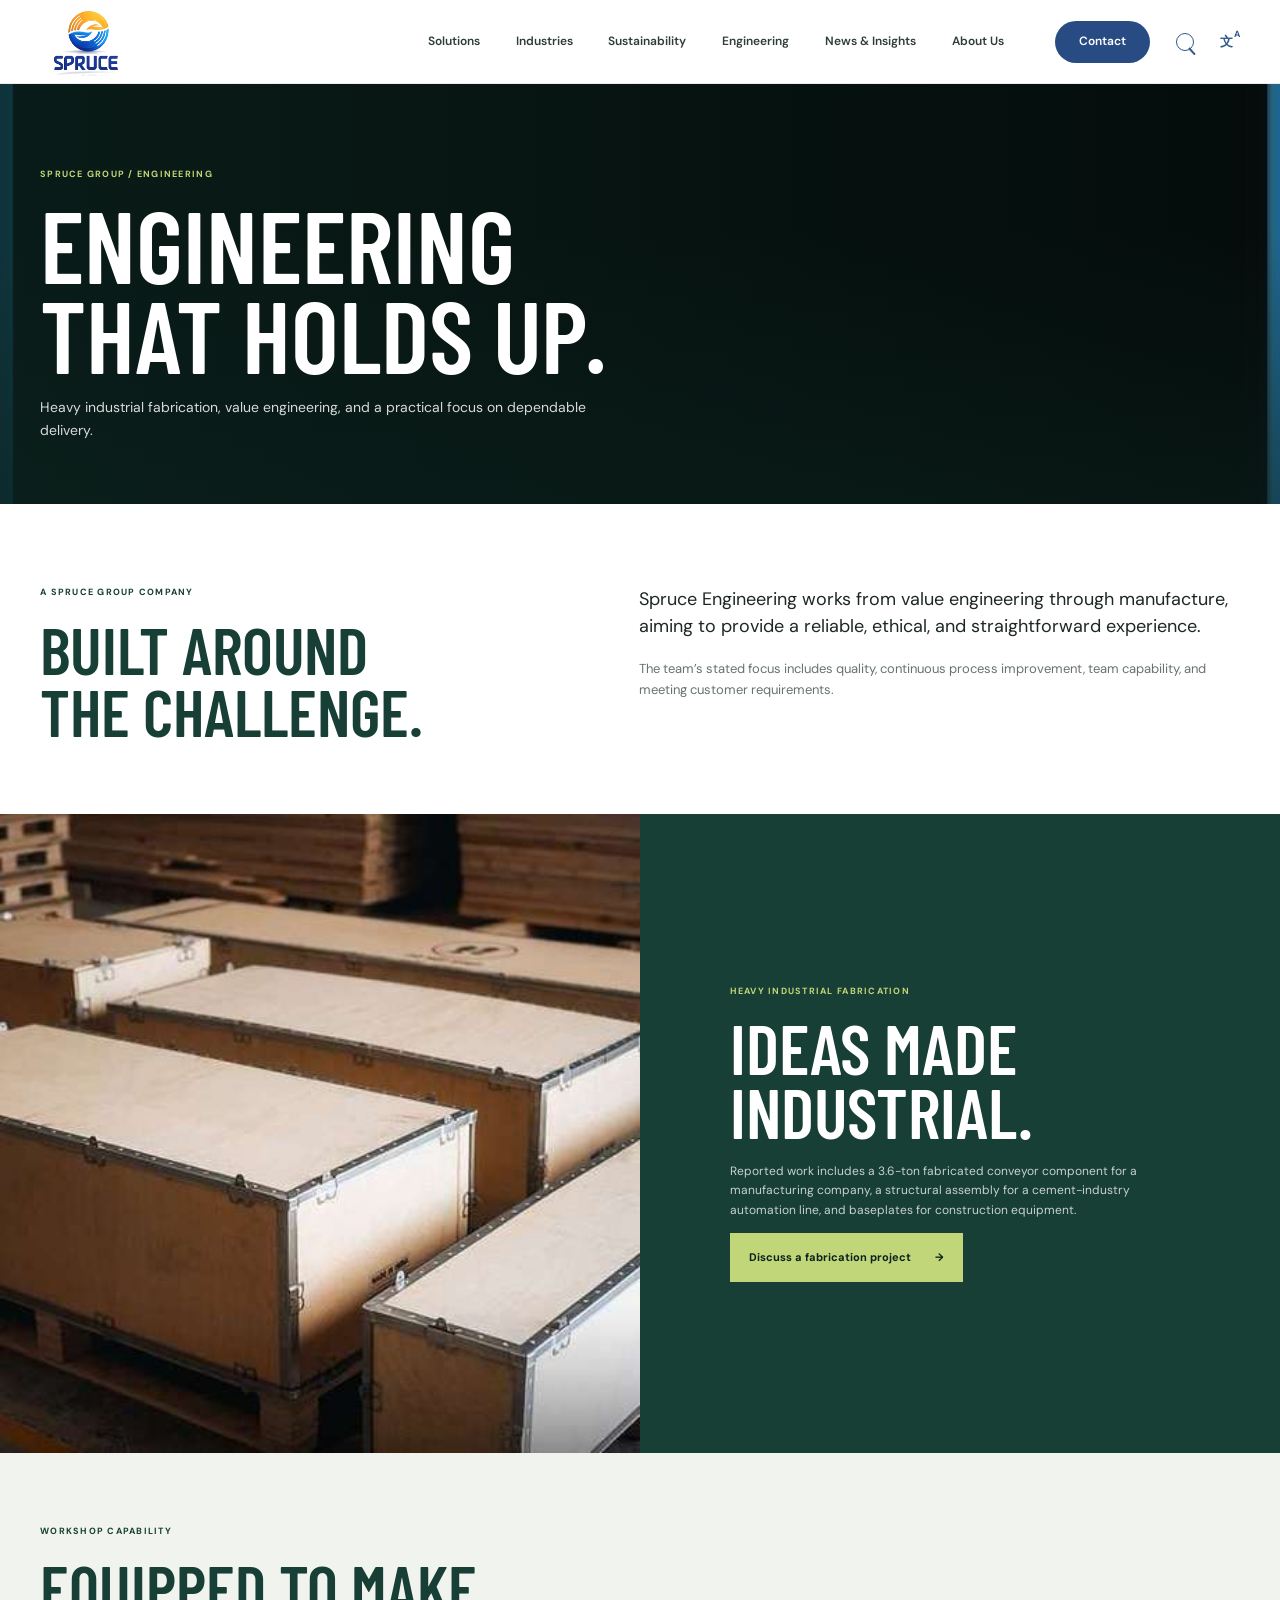
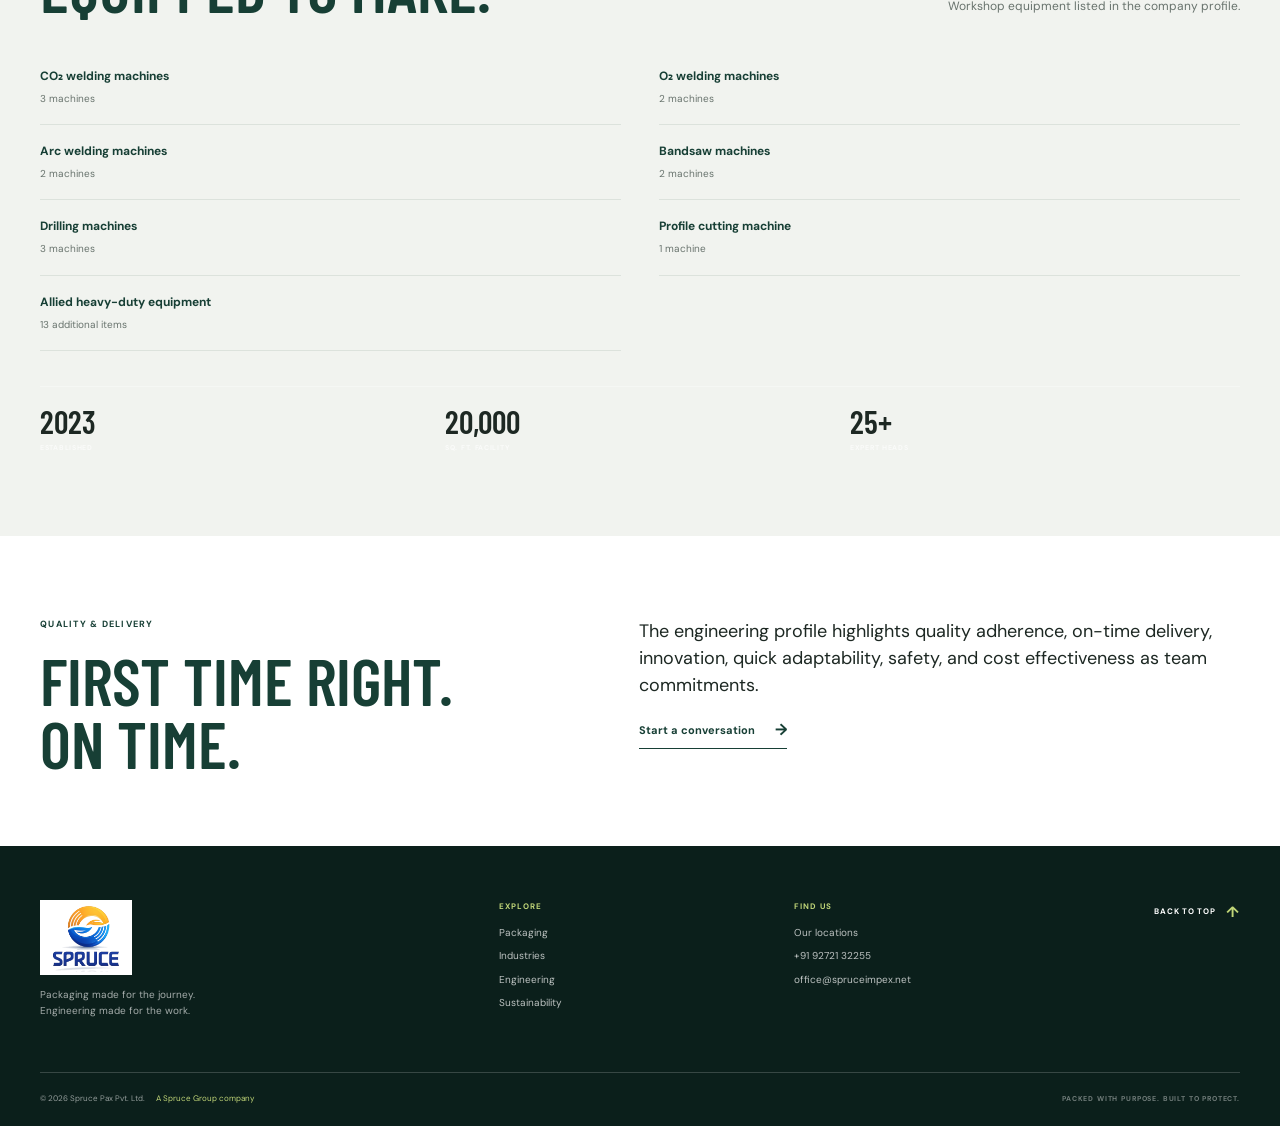
<file: engineering.html>
<!doctype html>
<html lang="en">
  <head>
    <meta charset="utf-8">
    <meta name="viewport" content="width=device-width, initial-scale=1">
    <meta name="theme-color" content="#153e35">
    <meta name="description" content="Spruce Engineering offers value engineering and heavy industrial fabrication as part of the Spruce Group.">
    <title>Engineering &amp; Fabrication | Spruce Group</title>
    <link rel="preconnect" href="https://fonts.googleapis.com"><link rel="preconnect" href="https://fonts.gstatic.com" crossorigin>
    <link href="https://fonts.googleapis.com/css2?family=Barlow+Condensed:wght@500;600;700&family=DM+Sans:wght@400;500;600;700&display=swap" rel="stylesheet">
    <link rel="stylesheet" href="styles.css"><link rel="stylesheet" href="pages.css"><script src="script.js" defer></script>
  </head>
  <body class="detail-page">
    <header class="site-header"><a class="brand" href="index.html" aria-label="Spruce Pax home"><img src="company-logo.png" alt="Spruce Pax"></a><button class="menu-toggle" type="button" aria-label="Open navigation" aria-expanded="false" aria-controls="main-nav"><span></span><span></span></button><nav class="main-nav" id="main-nav" aria-label="Main navigation"><a href="packaging.html">Solutions</a><a href="industries.html">Industries</a><a href="sustainability.html">Sustainability</a><a href="engineering.html" aria-current="page">Engineering</a><a href="news-insights.html">News &amp; Insights</a><a href="about.html">About Us</a></nav><a class="header-cta" href="contact.html">Contact</a><div class="header-extras"><details class="header-popover"><summary class="header-icon search-trigger" aria-label="Search" title="Search"></summary><div class="header-popover-panel"><label for="site-search">Search pages</label><input class="site-search-input" id="site-search" type="search" placeholder="Type to filter pages"><div class="search-results"><a href="packaging.html" data-search-result>Solutions</a><a href="industries.html" data-search-result>Industries</a><a href="sustainability.html" data-search-result>Sustainability</a><a href="engineering.html" data-search-result>Engineering</a><a href="news-insights.html" data-search-result>News &amp; Insights</a><a href="about.html" data-search-result>About Us</a><a href="contact.html" data-search-result>Contact</a></div></div></details><details class="header-popover"><summary class="header-icon language-trigger" aria-label="Language options" title="Language"><span aria-hidden="true">&#25991;</span><sup>A</sup></summary><div class="header-popover-panel language-panel"><span aria-current="true">English</span></div></details></div></header>
    <main id="top">
      <section class="subpage-hero"><img src="assets/heavy-machine-packaging.jpg" alt="Heavy fabricated industrial component" fetchpriority="high"><div class="subpage-hero-content shell"><p class="eyebrow eyebrow-light">SPRUCE GROUP / ENGINEERING</p><h1>Engineering<br>that holds up.</h1><p>Heavy industrial fabrication, value engineering, and a practical focus on dependable delivery.</p></div></section>
      <section class="subpage-intro shell"><div><p class="eyebrow">A SPRUCE GROUP COMPANY</p><h2>Built around<br>the challenge.</h2></div><div class="subpage-intro-copy"><p>Spruce Engineering works from value engineering through manufacture, aiming to provide a reliable, ethical, and straightforward experience.</p><p>The team’s stated focus includes quality, continuous process improvement, team capability, and meeting customer requirements.</p></div></section>
      <section class="detail-split"><div class="detail-split-image"><img src="assets/manufacturing-unit.jpg" alt="Industrial manufacturing and fabricated assemblies" loading="lazy"></div><div class="detail-split-copy"><p class="eyebrow eyebrow-light">HEAVY INDUSTRIAL FABRICATION</p><h2>Ideas made<br>industrial.</h2><p>Reported work includes a 3.6-ton fabricated conveyor component for a manufacturing company, a structural assembly for a cement-industry automation line, and baseplates for construction equipment.</p><a class="button button-lime" href="contact.html">Discuss a fabrication project <span aria-hidden="true">&#8594;</span></a></div></section>
      <section class="subpage-section"><div class="shell"><div class="subpage-section-heading"><div><p class="eyebrow">WORKSHOP CAPABILITY</p><h2>Equipped to make.</h2></div><p>Workshop equipment listed in the company profile.</p></div><div class="detail-list">
        <div class="detail-list-item"><strong>CO₂ welding machines</strong><p>3 machines</p></div><div class="detail-list-item"><strong>O₂ welding machines</strong><p>2 machines</p></div>
        <div class="detail-list-item"><strong>Arc welding machines</strong><p>2 machines</p></div><div class="detail-list-item"><strong>Bandsaw machines</strong><p>2 machines</p></div>
        <div class="detail-list-item"><strong>Drilling machines</strong><p>3 machines</p></div><div class="detail-list-item"><strong>Profile cutting machine</strong><p>1 machine</p></div>
        <div class="detail-list-item"><strong>Allied heavy-duty equipment</strong><p>13 additional items</p></div>
      </div><div class="detail-stats"><div><strong>2023</strong><span>ESTABLISHED</span></div><div><strong>20,000</strong><span>SQ. FT. FACILITY</span></div><div><strong>25+</strong><span>EXPERT HEADS</span></div></div></div></section>
      <section class="subpage-intro shell"><div><p class="eyebrow">QUALITY &amp; DELIVERY</p><h2>First time right.<br>On time.</h2></div><div class="subpage-intro-copy"><p>The engineering profile highlights quality adherence, on-time delivery, innovation, quick adaptability, safety, and cost effectiveness as team commitments.</p><a class="underlined-link" href="contact.html">Start a conversation <span aria-hidden="true">&#8594;</span></a></div></section>
    </main>
    <footer class="site-footer"><div class="footer-main shell"><div class="footer-brand"><a href="index.html" aria-label="Spruce Pax home"><img src="company-logo.png" alt="Spruce Pax"></a><p>Packaging made for the journey.<br>Engineering made for the work.</p></div><div class="footer-links"><span>EXPLORE</span><a href="packaging.html">Packaging</a><a href="industries.html">Industries</a><a href="engineering.html">Engineering</a><a href="sustainability.html">Sustainability</a></div><div class="footer-links"><span>FIND US</span><a href="locations.html">Our locations</a><a href="tel:+919272132255">+91 92721 32255</a><a href="mailto:office@spruceimpex.net">office@spruceimpex.net</a></div><a class="back-top" href="#top">BACK TO TOP <span aria-hidden="true">&#8593;</span></a></div><div class="footer-bottom shell"><span>© <span id="year">2026</span> Spruce Pax Pvt. Ltd. <i>A Spruce Group company</i></span><span>PACKED WITH PURPOSE. BUILT TO PROTECT.</span></div></footer>
  </body>
</html>
</file>
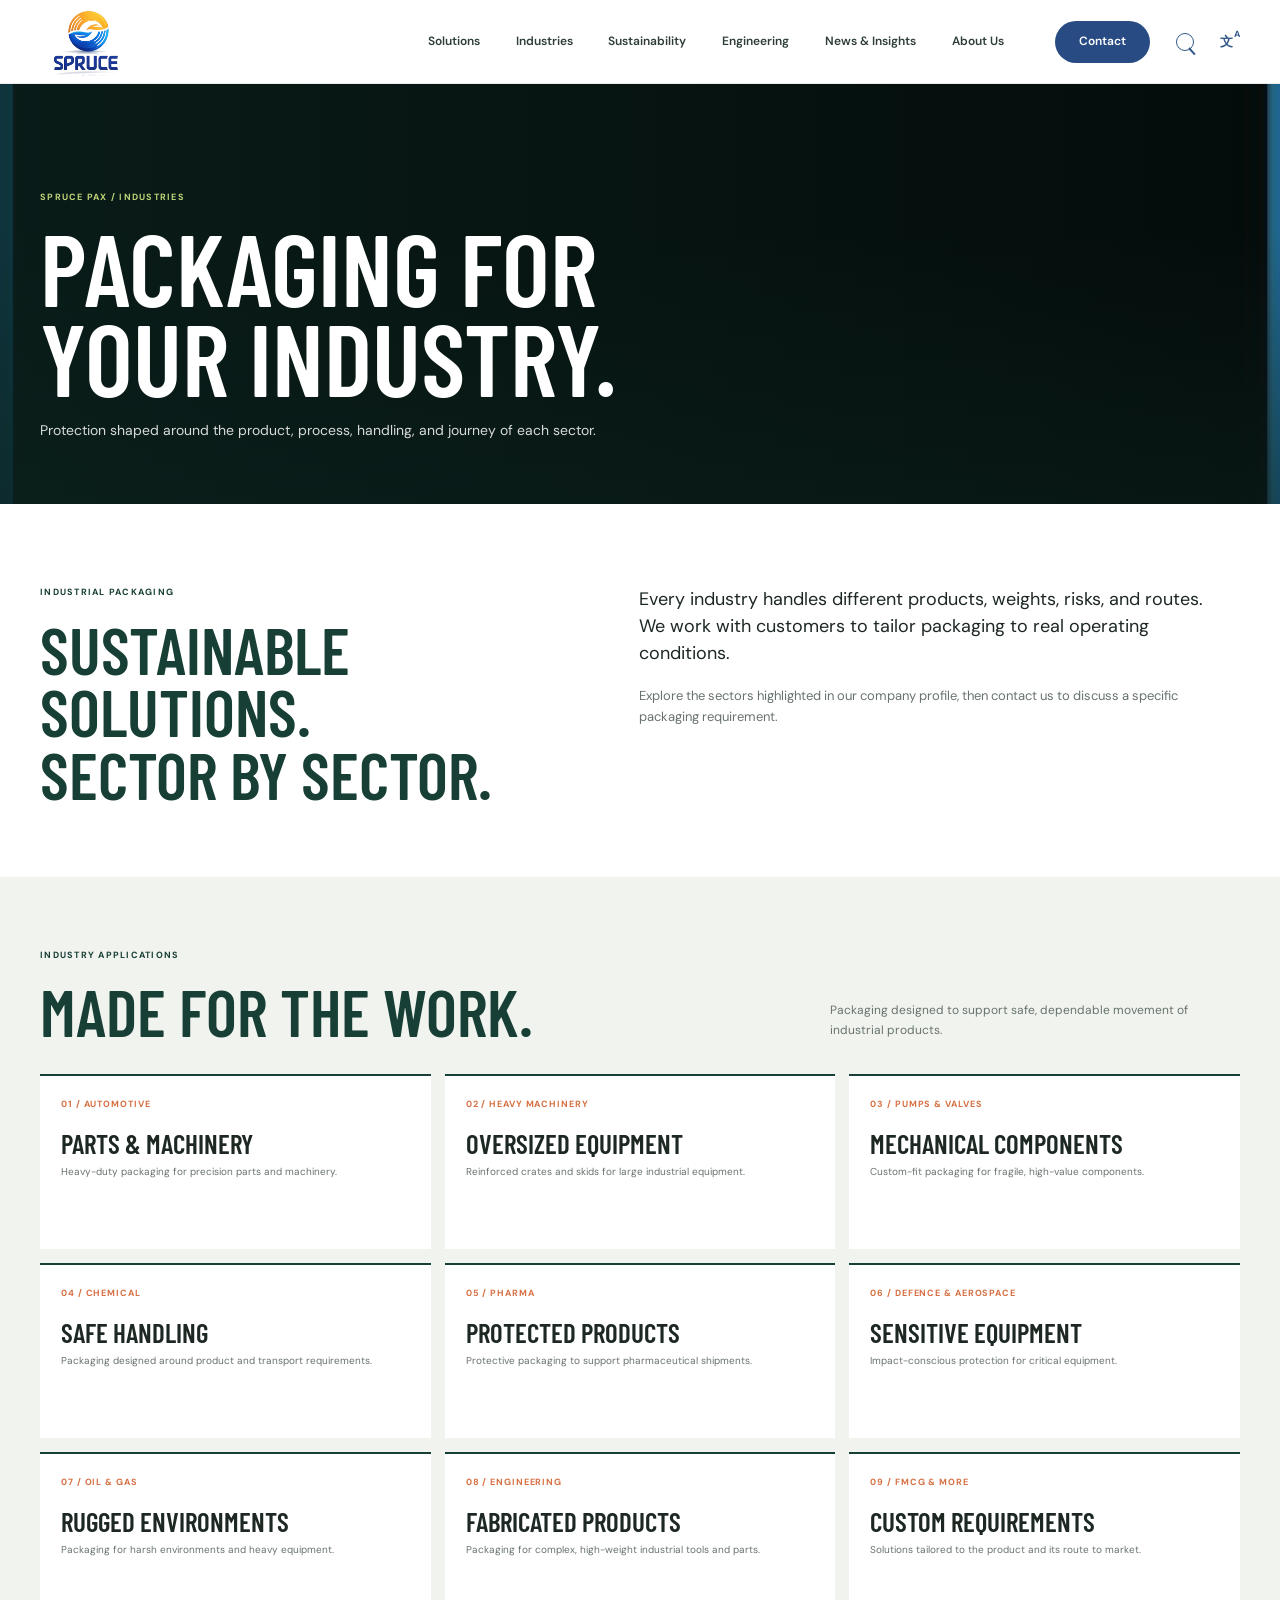
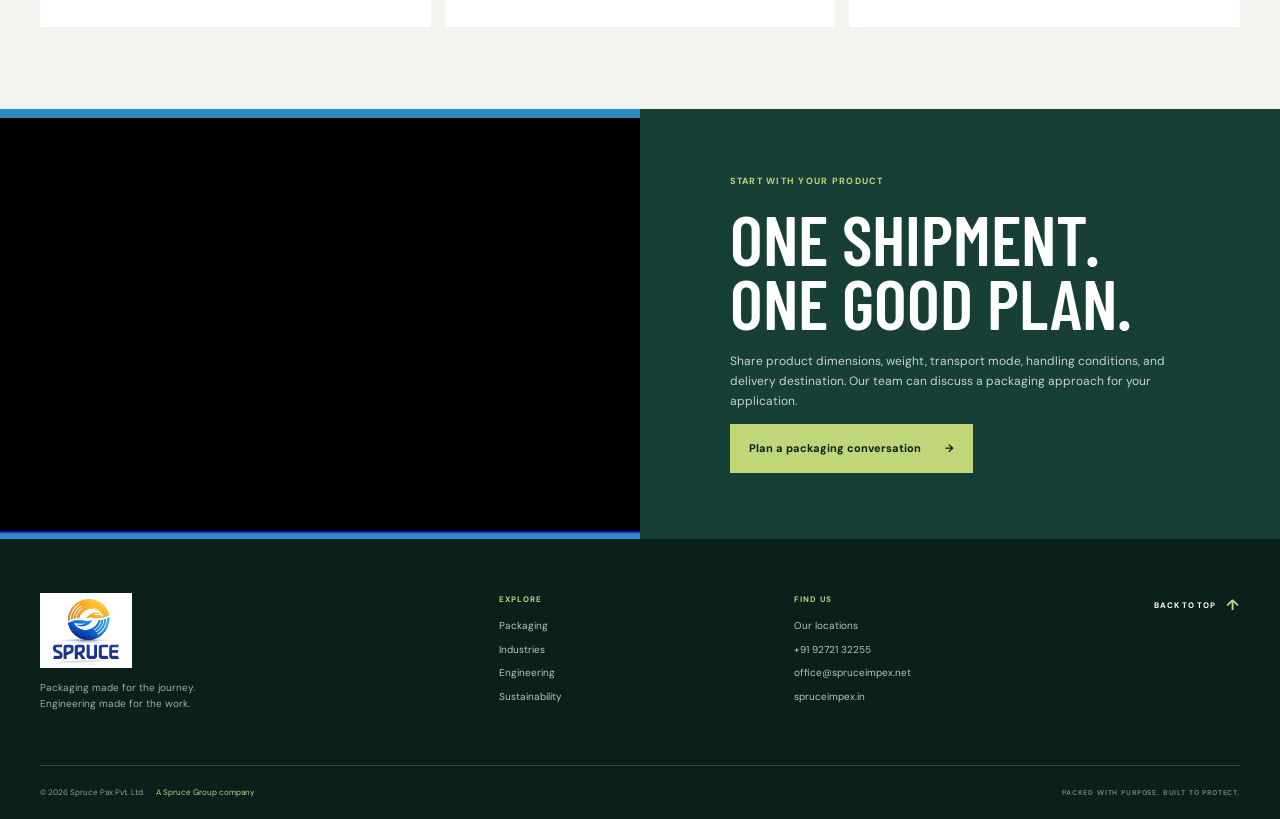
<file: industries.html>
<!doctype html>
<html lang="en">
  <head>
    <meta charset="utf-8">
    <meta name="viewport" content="width=device-width, initial-scale=1">
    <meta name="theme-color" content="#153e35">
    <meta name="description" content="Industrial packaging for automotive, machinery, defence, pumps and valves, chemical, pharma, oil and gas, FMCG, and aerospace industries.">
    <title>Industries We Serve | Spruce Pax</title>
    <link rel="preconnect" href="https://fonts.googleapis.com">
    <link rel="preconnect" href="https://fonts.gstatic.com" crossorigin>
    <link href="https://fonts.googleapis.com/css2?family=Barlow+Condensed:wght@500;600;700&family=DM+Sans:wght@400;500;600;700&display=swap" rel="stylesheet">
    <link rel="stylesheet" href="styles.css">
    <link rel="stylesheet" href="pages.css">
    <script src="script.js" defer></script>
  </head>
  <body class="detail-page">
    <header class="site-header">
      <a class="brand" href="index.html" aria-label="Spruce Pax home"><img src="company-logo.png" alt="Spruce Pax"></a>
      <button class="menu-toggle" type="button" aria-label="Open navigation" aria-expanded="false" aria-controls="main-nav"><span></span><span></span></button>
      <nav class="main-nav" id="main-nav" aria-label="Main navigation"><a href="packaging.html">Solutions</a><a href="industries.html" aria-current="page">Industries</a><a href="sustainability.html">Sustainability</a><a href="engineering.html">Engineering</a><a href="news-insights.html">News &amp; Insights</a><a href="about.html">About Us</a></nav>
      <a class="header-cta" href="contact.html">Contact</a>
      <div class="header-extras"><details class="header-popover"><summary class="header-icon search-trigger" aria-label="Search" title="Search"></summary><div class="header-popover-panel"><label for="site-search">Search pages</label><input class="site-search-input" id="site-search" type="search" placeholder="Type to filter pages"><div class="search-results"><a href="packaging.html" data-search-result>Solutions</a><a href="industries.html" data-search-result>Industries</a><a href="sustainability.html" data-search-result>Sustainability</a><a href="engineering.html" data-search-result>Engineering</a><a href="news-insights.html" data-search-result>News &amp; Insights</a><a href="about.html" data-search-result>About Us</a><a href="contact.html" data-search-result>Contact</a></div></div></details><details class="header-popover"><summary class="header-icon language-trigger" aria-label="Language options" title="Language"><span aria-hidden="true">&#25991;</span><sup>A</sup></summary><div class="header-popover-panel language-panel"><span aria-current="true">English</span></div></details></div>
    </header>
    <main id="top">
      <section class="subpage-hero"><img src="assets/heavy-machine-packaging.jpg" alt="Heavy industrial equipment secured for transport" fetchpriority="high"><div class="subpage-hero-content shell"><p class="eyebrow eyebrow-light">SPRUCE PAX / INDUSTRIES</p><h1>Packaging for<br>your industry.</h1><p>Protection shaped around the product, process, handling, and journey of each sector.</p></div></section>
      <section class="subpage-intro shell"><div><p class="eyebrow">INDUSTRIAL PACKAGING</p><h2>Sustainable solutions.<br>Sector by sector.</h2></div><div class="subpage-intro-copy"><p>Every industry handles different products, weights, risks, and routes. We work with customers to tailor packaging to real operating conditions.</p><p>Explore the sectors highlighted in our company profile, then contact us to discuss a specific packaging requirement.</p></div></section>
      <section class="subpage-section"><div class="shell"><div class="subpage-section-heading"><div><p class="eyebrow">INDUSTRY APPLICATIONS</p><h2>Made for the work.</h2></div><p>Packaging designed to support safe, dependable movement of industrial products.</p></div><div class="detail-grid">
        <article class="detail-card"><span class="detail-card-number">01 / AUTOMOTIVE</span><h3>Parts &amp; machinery</h3><p>Heavy-duty packaging for precision parts and machinery.</p></article>
        <article class="detail-card"><span class="detail-card-number">02 / HEAVY MACHINERY</span><h3>Oversized equipment</h3><p>Reinforced crates and skids for large industrial equipment.</p></article>
        <article class="detail-card"><span class="detail-card-number">03 / PUMPS &amp; VALVES</span><h3>Mechanical components</h3><p>Custom-fit packaging for fragile, high-value components.</p></article>
        <article class="detail-card"><span class="detail-card-number">04 / CHEMICAL</span><h3>Safe handling</h3><p>Packaging designed around product and transport requirements.</p></article>
        <article class="detail-card"><span class="detail-card-number">05 / PHARMA</span><h3>Protected products</h3><p>Protective packaging to support pharmaceutical shipments.</p></article>
        <article class="detail-card"><span class="detail-card-number">06 / DEFENCE &amp; AEROSPACE</span><h3>Sensitive equipment</h3><p>Impact-conscious protection for critical equipment.</p></article>
        <article class="detail-card"><span class="detail-card-number">07 / OIL &amp; GAS</span><h3>Rugged environments</h3><p>Packaging for harsh environments and heavy equipment.</p></article>
        <article class="detail-card"><span class="detail-card-number">08 / ENGINEERING</span><h3>Fabricated products</h3><p>Packaging for complex, high-weight industrial tools and parts.</p></article>
        <article class="detail-card"><span class="detail-card-number">09 / FMCG &amp; MORE</span><h3>Custom requirements</h3><p>Solutions tailored to the product and its route to market.</p></article>
      </div></div></section>
      <section class="detail-split"><div class="detail-split-image"><img src="assets/defence-packaging.jpg" alt="Protective industrial packaging" loading="lazy"></div><div class="detail-split-copy"><p class="eyebrow eyebrow-light">START WITH YOUR PRODUCT</p><h2>One shipment.<br>One good plan.</h2><p>Share product dimensions, weight, transport mode, handling conditions, and delivery destination. Our team can discuss a packaging approach for your application.</p><a class="button button-lime" href="contact.html">Plan a packaging conversation <span aria-hidden="true">&#8594;</span></a></div></section>
    </main>
    <footer class="site-footer"><div class="footer-main shell"><div class="footer-brand"><a href="index.html" aria-label="Spruce Pax home"><img src="company-logo.png" alt="Spruce Pax"></a><p>Packaging made for the journey.<br>Engineering made for the work.</p></div><div class="footer-links"><span>EXPLORE</span><a href="packaging.html">Packaging</a><a href="industries.html">Industries</a><a href="engineering.html">Engineering</a><a href="sustainability.html">Sustainability</a></div><div class="footer-links"><span>FIND US</span><a href="locations.html">Our locations</a><a href="tel:+919272132255">+91 92721 32255</a><a href="mailto:office@spruceimpex.net">office@spruceimpex.net</a><a href="https://www.spruceimpex.in" target="_blank" rel="noreferrer">spruceimpex.in</a></div><a class="back-top" href="#top">BACK TO TOP <span aria-hidden="true">&#8593;</span></a></div><div class="footer-bottom shell"><span>© <span id="year">2026</span> Spruce Pax Pvt. Ltd. <i>A Spruce Group company</i></span><span>PACKED WITH PURPOSE. BUILT TO PROTECT.</span></div></footer>
  </body>
</html>
</file>
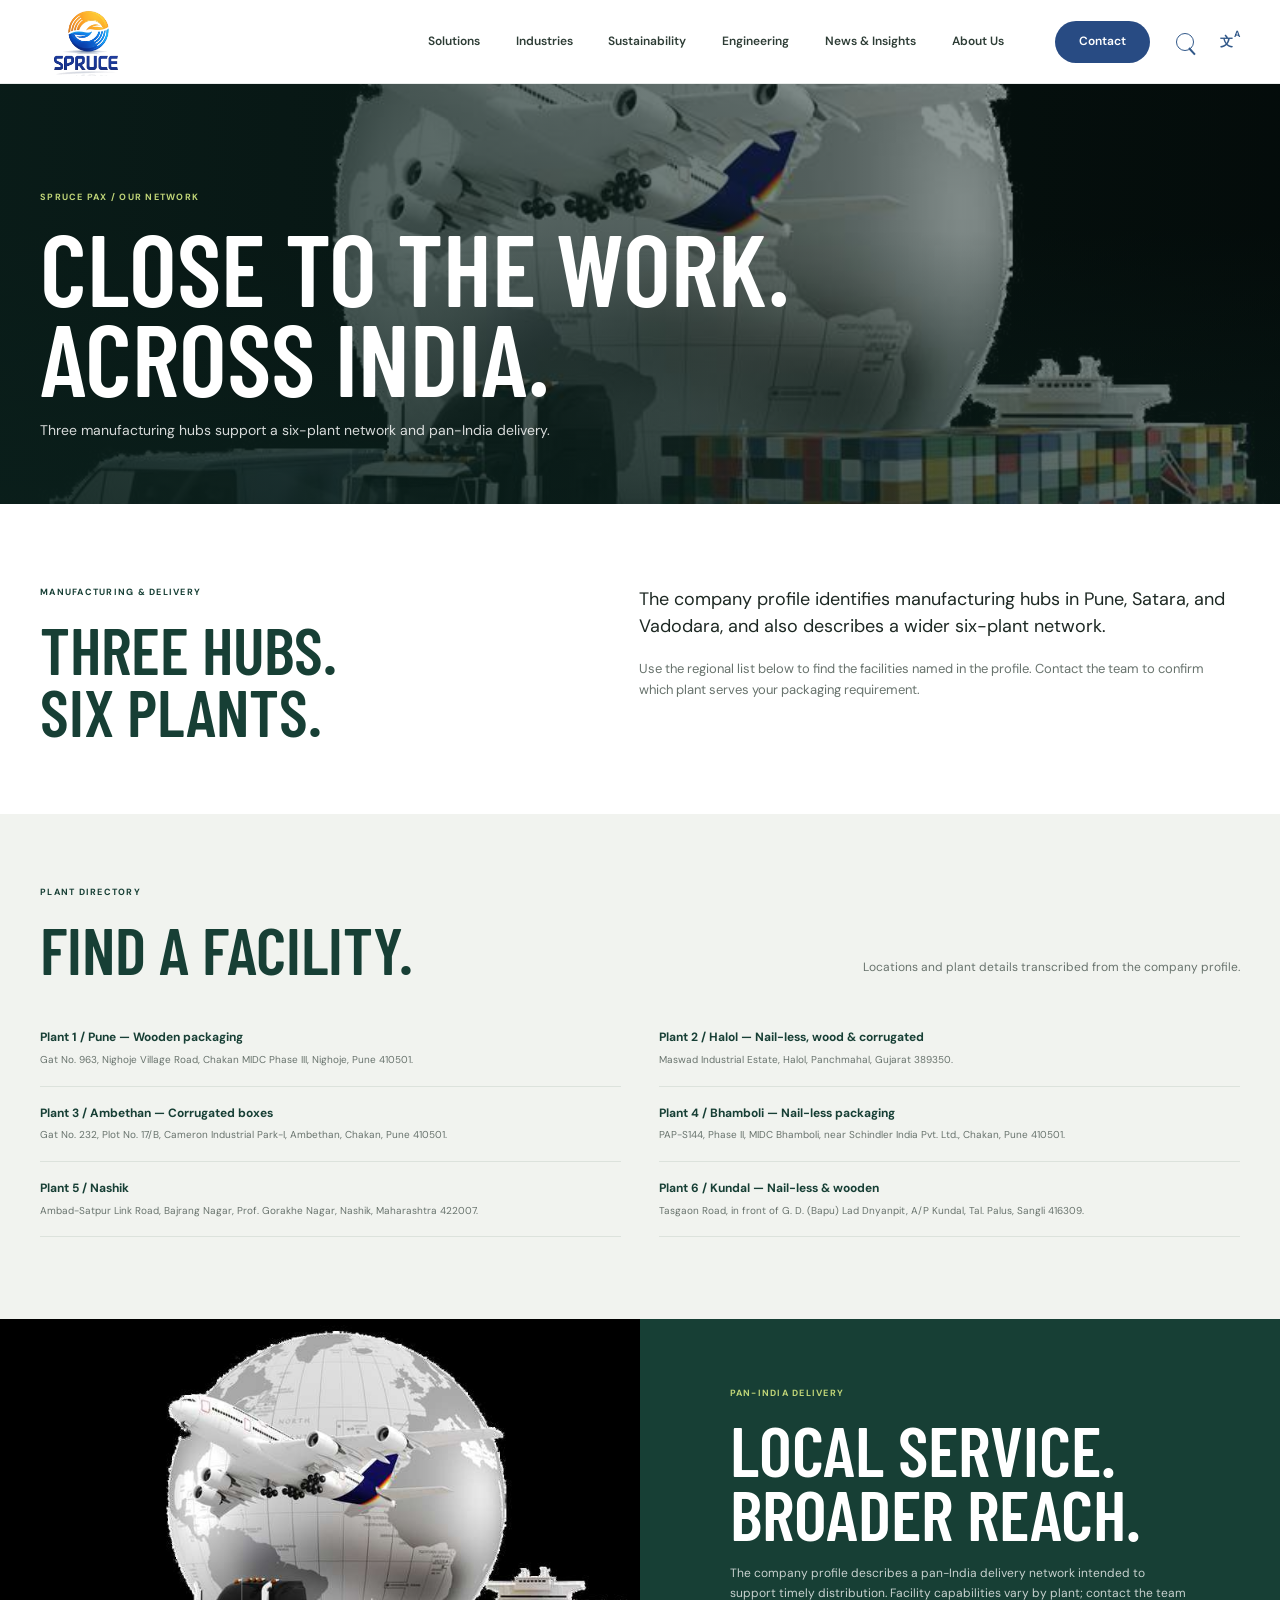
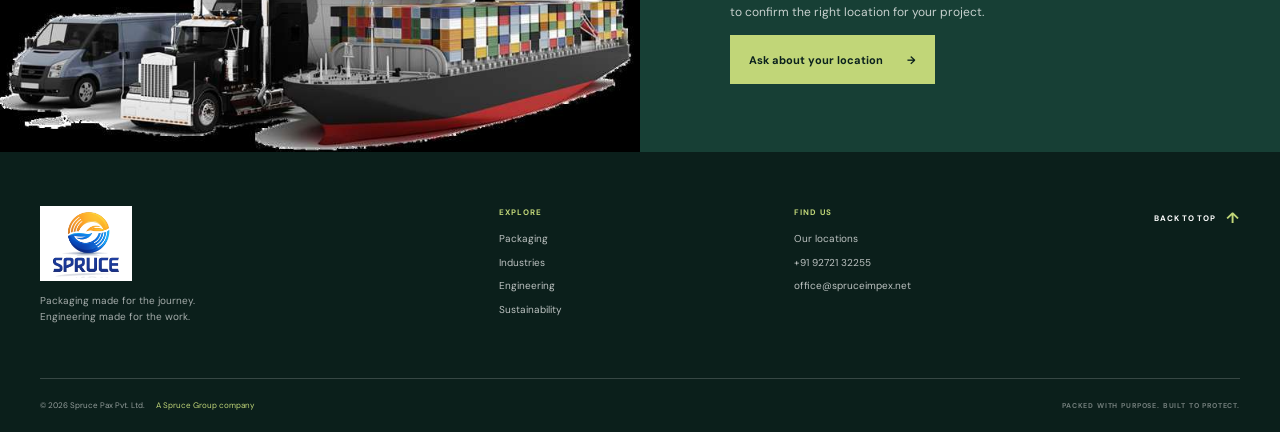
<file: locations.html>
<!doctype html>
<html lang="en">
  <head>
    <meta charset="utf-8">
    <meta name="viewport" content="width=device-width, initial-scale=1">
    <meta name="theme-color" content="#153e35">
    <meta name="description" content="Find Spruce Pax manufacturing hubs and plant locations in Pune, Satara, Nashik, and Vadodara regions.">
    <title>Locations &amp; Manufacturing Network | Spruce Pax</title>
    <link rel="preconnect" href="https://fonts.googleapis.com"><link rel="preconnect" href="https://fonts.gstatic.com" crossorigin>
    <link href="https://fonts.googleapis.com/css2?family=Barlow+Condensed:wght@500;600;700&family=DM+Sans:wght@400;500;600;700&display=swap" rel="stylesheet">
    <link rel="stylesheet" href="styles.css"><link rel="stylesheet" href="pages.css"><script src="script.js" defer></script>
  </head>
  <body class="detail-page">
    <header class="site-header"><a class="brand" href="index.html" aria-label="Spruce Pax home"><img src="company-logo.png" alt="Spruce Pax"></a><button class="menu-toggle" type="button" aria-label="Open navigation" aria-expanded="false" aria-controls="main-nav"><span></span><span></span></button><nav class="main-nav" id="main-nav" aria-label="Main navigation"><a href="packaging.html">Solutions</a><a href="industries.html">Industries</a><a href="sustainability.html">Sustainability</a><a href="engineering.html">Engineering</a><a href="news-insights.html">News &amp; Insights</a><a href="about.html">About Us</a></nav><a class="header-cta" href="contact.html">Contact</a><div class="header-extras"><details class="header-popover"><summary class="header-icon search-trigger" aria-label="Search" title="Search"></summary><div class="header-popover-panel"><label for="site-search">Search pages</label><input class="site-search-input" id="site-search" type="search" placeholder="Type to filter pages"><div class="search-results"><a href="packaging.html" data-search-result>Solutions</a><a href="industries.html" data-search-result>Industries</a><a href="sustainability.html" data-search-result>Sustainability</a><a href="engineering.html" data-search-result>Engineering</a><a href="news-insights.html" data-search-result>News &amp; Insights</a><a href="about.html" data-search-result>About Us</a><a href="contact.html" data-search-result>Contact</a></div></div></details><details class="header-popover"><summary class="header-icon language-trigger" aria-label="Language options" title="Language"><span aria-hidden="true">&#25991;</span><sup>A</sup></summary><div class="header-popover-panel language-panel"><span aria-current="true">English</span></div></details></div></header>
    <main id="top">
      <section class="subpage-hero"><img src="assets/factory-map.jpg" alt="Spruce Pax factory locations and distribution network" fetchpriority="high"><div class="subpage-hero-content shell"><p class="eyebrow eyebrow-light">SPRUCE PAX / OUR NETWORK</p><h1>Close to the work.<br>Across India.</h1><p>Three manufacturing hubs support a six-plant network and pan-India delivery.</p></div></section>
      <section class="subpage-intro shell"><div><p class="eyebrow">MANUFACTURING &amp; DELIVERY</p><h2>Three hubs.<br>Six plants.</h2></div><div class="subpage-intro-copy"><p>The company profile identifies manufacturing hubs in Pune, Satara, and Vadodara, and also describes a wider six-plant network.</p><p>Use the regional list below to find the facilities named in the profile. Contact the team to confirm which plant serves your packaging requirement.</p></div></section>
      <section class="subpage-section"><div class="shell"><div class="subpage-section-heading"><div><p class="eyebrow">PLANT DIRECTORY</p><h2>Find a facility.</h2></div><p>Locations and plant details transcribed from the company profile.</p></div><div class="detail-list">
        <div class="detail-list-item"><strong>Plant 1 / Pune — Wooden packaging</strong><p>Gat No. 963, Nighoje Village Road, Chakan MIDC Phase III, Nighoje, Pune 410501.</p></div>
        <div class="detail-list-item"><strong>Plant 2 / Halol — Nail-less, wood &amp; corrugated</strong><p>Maswad Industrial Estate, Halol, Panchmahal, Gujarat 389350.</p></div>
        <div class="detail-list-item"><strong>Plant 3 / Ambethan — Corrugated boxes</strong><p>Gat No. 232, Plot No. 17/B, Cameron Industrial Park-I, Ambethan, Chakan, Pune 410501.</p></div>
        <div class="detail-list-item"><strong>Plant 4 / Bhamboli — Nail-less packaging</strong><p>PAP-S144, Phase II, MIDC Bhamboli, near Schindler India Pvt. Ltd., Chakan, Pune 410501.</p></div>
        <div class="detail-list-item"><strong>Plant 5 / Nashik</strong><p>Ambad-Satpur Link Road, Bajrang Nagar, Prof. Gorakhe Nagar, Nashik, Maharashtra 422007.</p></div>
        <div class="detail-list-item"><strong>Plant 6 / Kundal — Nail-less &amp; wooden</strong><p>Tasgaon Road, in front of G. D. (Bapu) Lad Dnyanpit, A/P Kundal, Tal. Palus, Sangli 416309.</p></div>
      </div></div></section>
      <section class="detail-split"><div class="detail-split-image"><img src="assets/factory-map.jpg" alt="Manufacturing and delivery support across India" loading="lazy"></div><div class="detail-split-copy"><p class="eyebrow eyebrow-light">PAN-INDIA DELIVERY</p><h2>Local service.<br>Broader reach.</h2><p>The company profile describes a pan-India delivery network intended to support timely distribution. Facility capabilities vary by plant; contact the team to confirm the right location for your project.</p><a class="button button-lime" href="contact.html">Ask about your location <span aria-hidden="true">&#8594;</span></a></div></section>
    </main>
    <footer class="site-footer"><div class="footer-main shell"><div class="footer-brand"><a href="index.html" aria-label="Spruce Pax home"><img src="company-logo.png" alt="Spruce Pax"></a><p>Packaging made for the journey.<br>Engineering made for the work.</p></div><div class="footer-links"><span>EXPLORE</span><a href="packaging.html">Packaging</a><a href="industries.html">Industries</a><a href="engineering.html">Engineering</a><a href="sustainability.html">Sustainability</a></div><div class="footer-links"><span>FIND US</span><a href="locations.html">Our locations</a><a href="tel:+919272132255">+91 92721 32255</a><a href="mailto:office@spruceimpex.net">office@spruceimpex.net</a></div><a class="back-top" href="#top">BACK TO TOP <span aria-hidden="true">&#8593;</span></a></div><div class="footer-bottom shell"><span>© <span id="year">2026</span> Spruce Pax Pvt. Ltd. <i>A Spruce Group company</i></span><span>PACKED WITH PURPOSE. BUILT TO PROTECT.</span></div></footer>
  </body>
</html>
</file>
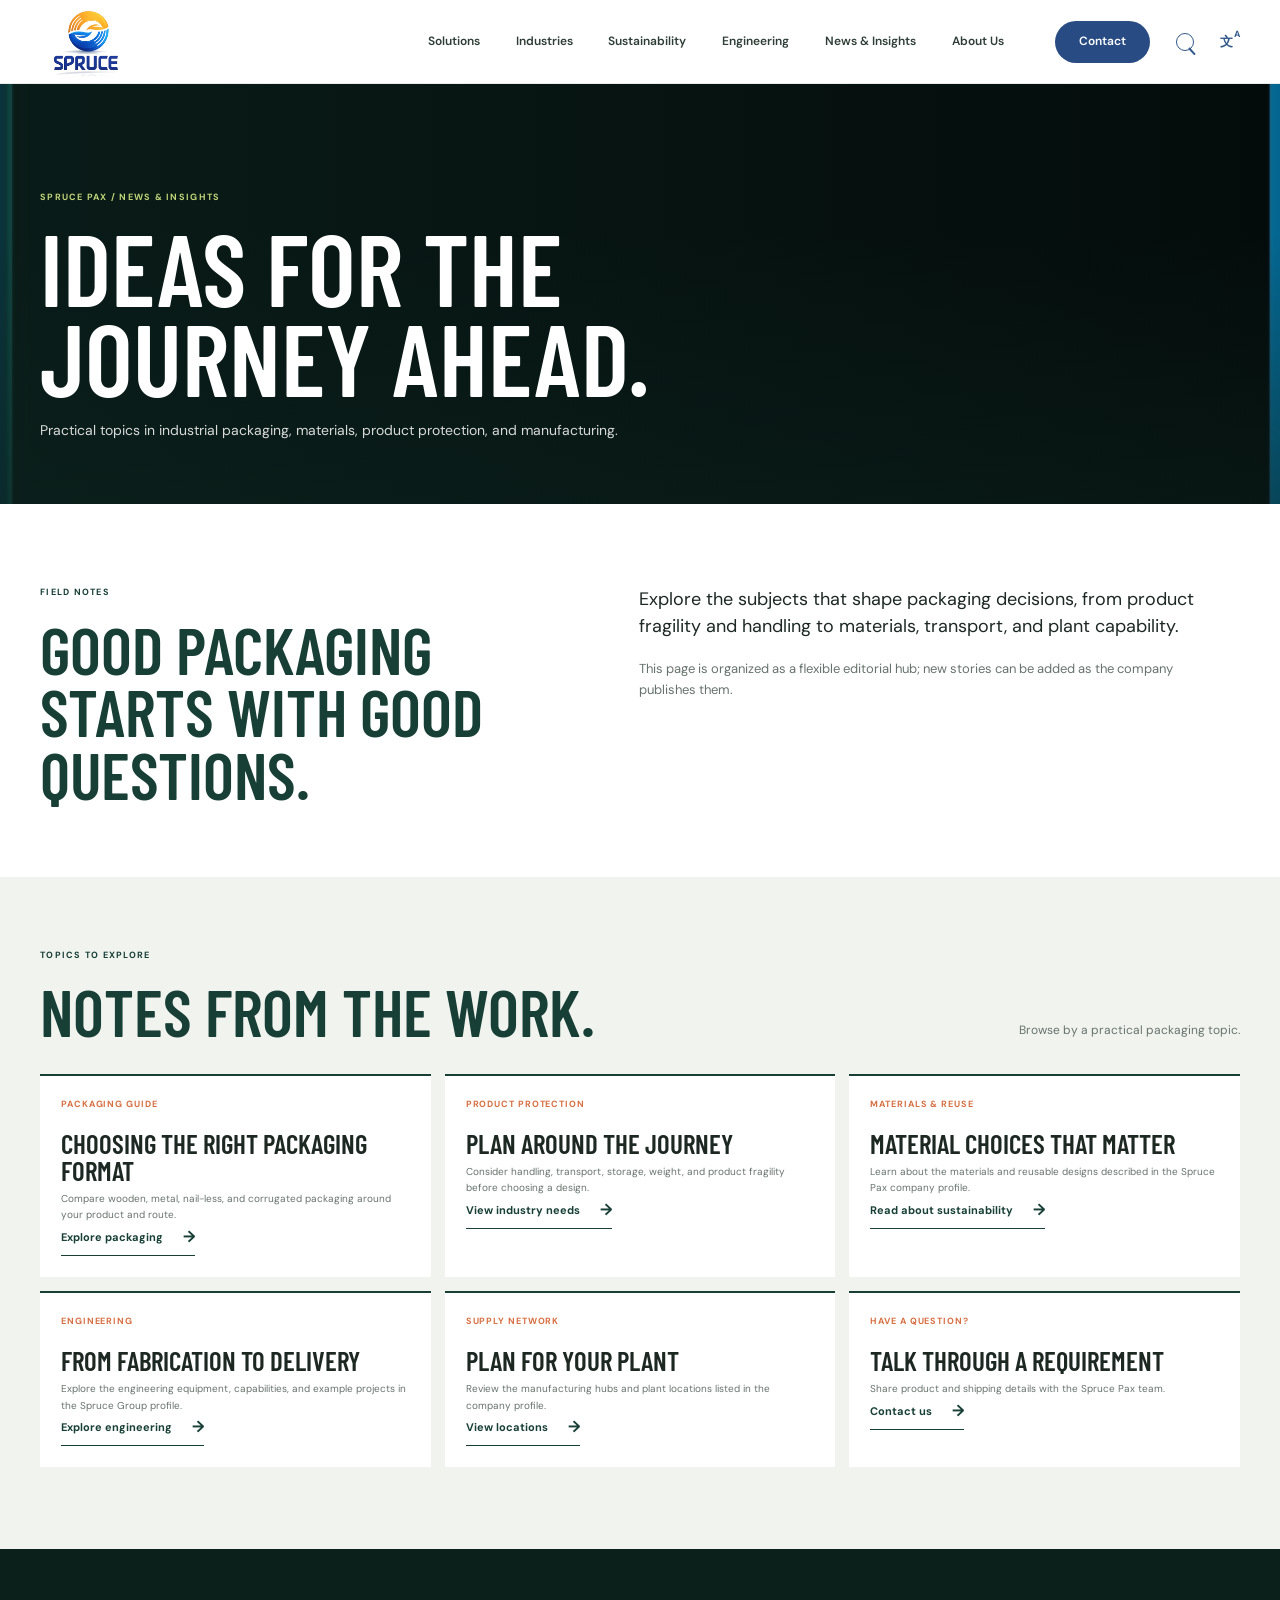
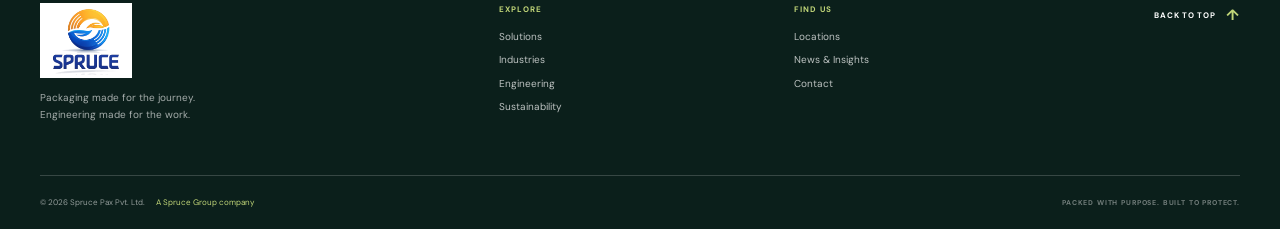
<file: news-insights.html>
<!doctype html>
<html lang="en">
  <head>
    <meta charset="utf-8">
    <meta name="viewport" content="width=device-width, initial-scale=1">
    <meta name="theme-color" content="#153e35">
    <meta name="description" content="Explore packaging guidance and industry insights from Spruce Pax."
    >
    <title>News &amp; Insights | Spruce Pax</title>
    <link rel="preconnect" href="https://fonts.googleapis.com"><link rel="preconnect" href="https://fonts.gstatic.com" crossorigin>
    <link href="https://fonts.googleapis.com/css2?family=Barlow+Condensed:wght@500;600;700&family=DM+Sans:wght@400;500;600;700&display=swap" rel="stylesheet">
    <link rel="stylesheet" href="styles.css"><link rel="stylesheet" href="pages.css"><script src="script.js" defer></script>
  </head>
  <body class="detail-page">
    <header class="site-header"><a class="brand" href="index.html" aria-label="Spruce Pax home"><img src="company-logo.png" alt="Spruce Pax"></a><button class="menu-toggle" type="button" aria-label="Open navigation" aria-expanded="false" aria-controls="main-nav"><span></span><span></span></button><nav class="main-nav" id="main-nav" aria-label="Main navigation"><a href="packaging.html">Solutions</a><a href="industries.html">Industries</a><a href="sustainability.html">Sustainability</a><a href="engineering.html">Engineering</a><a href="news-insights.html" aria-current="page">News &amp; Insights</a><a href="about.html">About Us</a></nav><a class="header-cta" href="contact.html">Contact</a><div class="header-extras"><details class="header-popover"><summary class="header-icon search-trigger" aria-label="Search" title="Search"></summary><div class="header-popover-panel"><label for="site-search">Search pages</label><input class="site-search-input" id="site-search" type="search" placeholder="Type to filter pages"><div class="search-results"><a href="packaging.html" data-search-result>Solutions</a><a href="industries.html" data-search-result>Industries</a><a href="sustainability.html" data-search-result>Sustainability</a><a href="engineering.html" data-search-result>Engineering</a><a href="news-insights.html" data-search-result>News &amp; Insights</a><a href="about.html" data-search-result>About Us</a><a href="contact.html" data-search-result>Contact</a></div></div></details><details class="header-popover"><summary class="header-icon language-trigger" aria-label="Language options" title="Language"><span aria-hidden="true">&#25991;</span><sup>A</sup></summary><div class="header-popover-panel language-panel"><span aria-current="true">English</span></div></details></div></header>
    <main id="top">
      <section class="subpage-hero"><img src="assets/metal-packaging-2.jpg" alt="Industrial packaging solution" fetchpriority="high"><div class="subpage-hero-content shell"><p class="eyebrow eyebrow-light">SPRUCE PAX / NEWS &amp; INSIGHTS</p><h1>Ideas for the<br>journey ahead.</h1><p>Practical topics in industrial packaging, materials, product protection, and manufacturing.</p></div></section>
      <section class="subpage-intro shell"><div><p class="eyebrow">FIELD NOTES</p><h2>Good packaging<br>starts with good questions.</h2></div><div class="subpage-intro-copy"><p>Explore the subjects that shape packaging decisions, from product fragility and handling to materials, transport, and plant capability.</p><p>This page is organized as a flexible editorial hub; new stories can be added as the company publishes them.</p></div></section>
      <section class="subpage-section"><div class="shell"><div class="subpage-section-heading"><div><p class="eyebrow">TOPICS TO EXPLORE</p><h2>Notes from the work.</h2></div><p>Browse by a practical packaging topic.</p></div><div class="detail-grid">
        <article class="detail-card"><span class="detail-card-number">PACKAGING GUIDE</span><h3>Choosing the right packaging format</h3><p>Compare wooden, metal, nail-less, and corrugated packaging around your product and route.</p><a class="underlined-link" href="packaging.html">Explore packaging <span aria-hidden="true">&#8594;</span></a></article>
        <article class="detail-card"><span class="detail-card-number">PRODUCT PROTECTION</span><h3>Plan around the journey</h3><p>Consider handling, transport, storage, weight, and product fragility before choosing a design.</p><a class="underlined-link" href="industries.html">View industry needs <span aria-hidden="true">&#8594;</span></a></article>
        <article class="detail-card"><span class="detail-card-number">MATERIALS &amp; REUSE</span><h3>Material choices that matter</h3><p>Learn about the materials and reusable designs described in the Spruce Pax company profile.</p><a class="underlined-link" href="sustainability.html">Read about sustainability <span aria-hidden="true">&#8594;</span></a></article>
        <article class="detail-card"><span class="detail-card-number">ENGINEERING</span><h3>From fabrication to delivery</h3><p>Explore the engineering equipment, capabilities, and example projects in the Spruce Group profile.</p><a class="underlined-link" href="engineering.html">Explore engineering <span aria-hidden="true">&#8594;</span></a></article>
        <article class="detail-card"><span class="detail-card-number">SUPPLY NETWORK</span><h3>Plan for your plant</h3><p>Review the manufacturing hubs and plant locations listed in the company profile.</p><a class="underlined-link" href="locations.html">View locations <span aria-hidden="true">&#8594;</span></a></article>
        <article class="detail-card"><span class="detail-card-number">HAVE A QUESTION?</span><h3>Talk through a requirement</h3><p>Share product and shipping details with the Spruce Pax team.</p><a class="underlined-link" href="contact.html">Contact us <span aria-hidden="true">&#8594;</span></a></article>
      </div></div></section>
    </main>
    <footer class="site-footer"><div class="footer-main shell"><div class="footer-brand"><a href="index.html" aria-label="Spruce Pax home"><img src="company-logo.png" alt="Spruce Pax"></a><p>Packaging made for the journey.<br>Engineering made for the work.</p></div><div class="footer-links"><span>EXPLORE</span><a href="packaging.html">Solutions</a><a href="industries.html">Industries</a><a href="engineering.html">Engineering</a><a href="sustainability.html">Sustainability</a></div><div class="footer-links"><span>FIND US</span><a href="locations.html">Locations</a><a href="news-insights.html">News &amp; Insights</a><a href="contact.html">Contact</a></div><a class="back-top" href="#top">BACK TO TOP <span aria-hidden="true">&#8593;</span></a></div><div class="footer-bottom shell"><span>© <span id="year">2026</span> Spruce Pax Pvt. Ltd. <i>A Spruce Group company</i></span><span>PACKED WITH PURPOSE. BUILT TO PROTECT.</span></div></footer>
  </body>
</html>
</file>
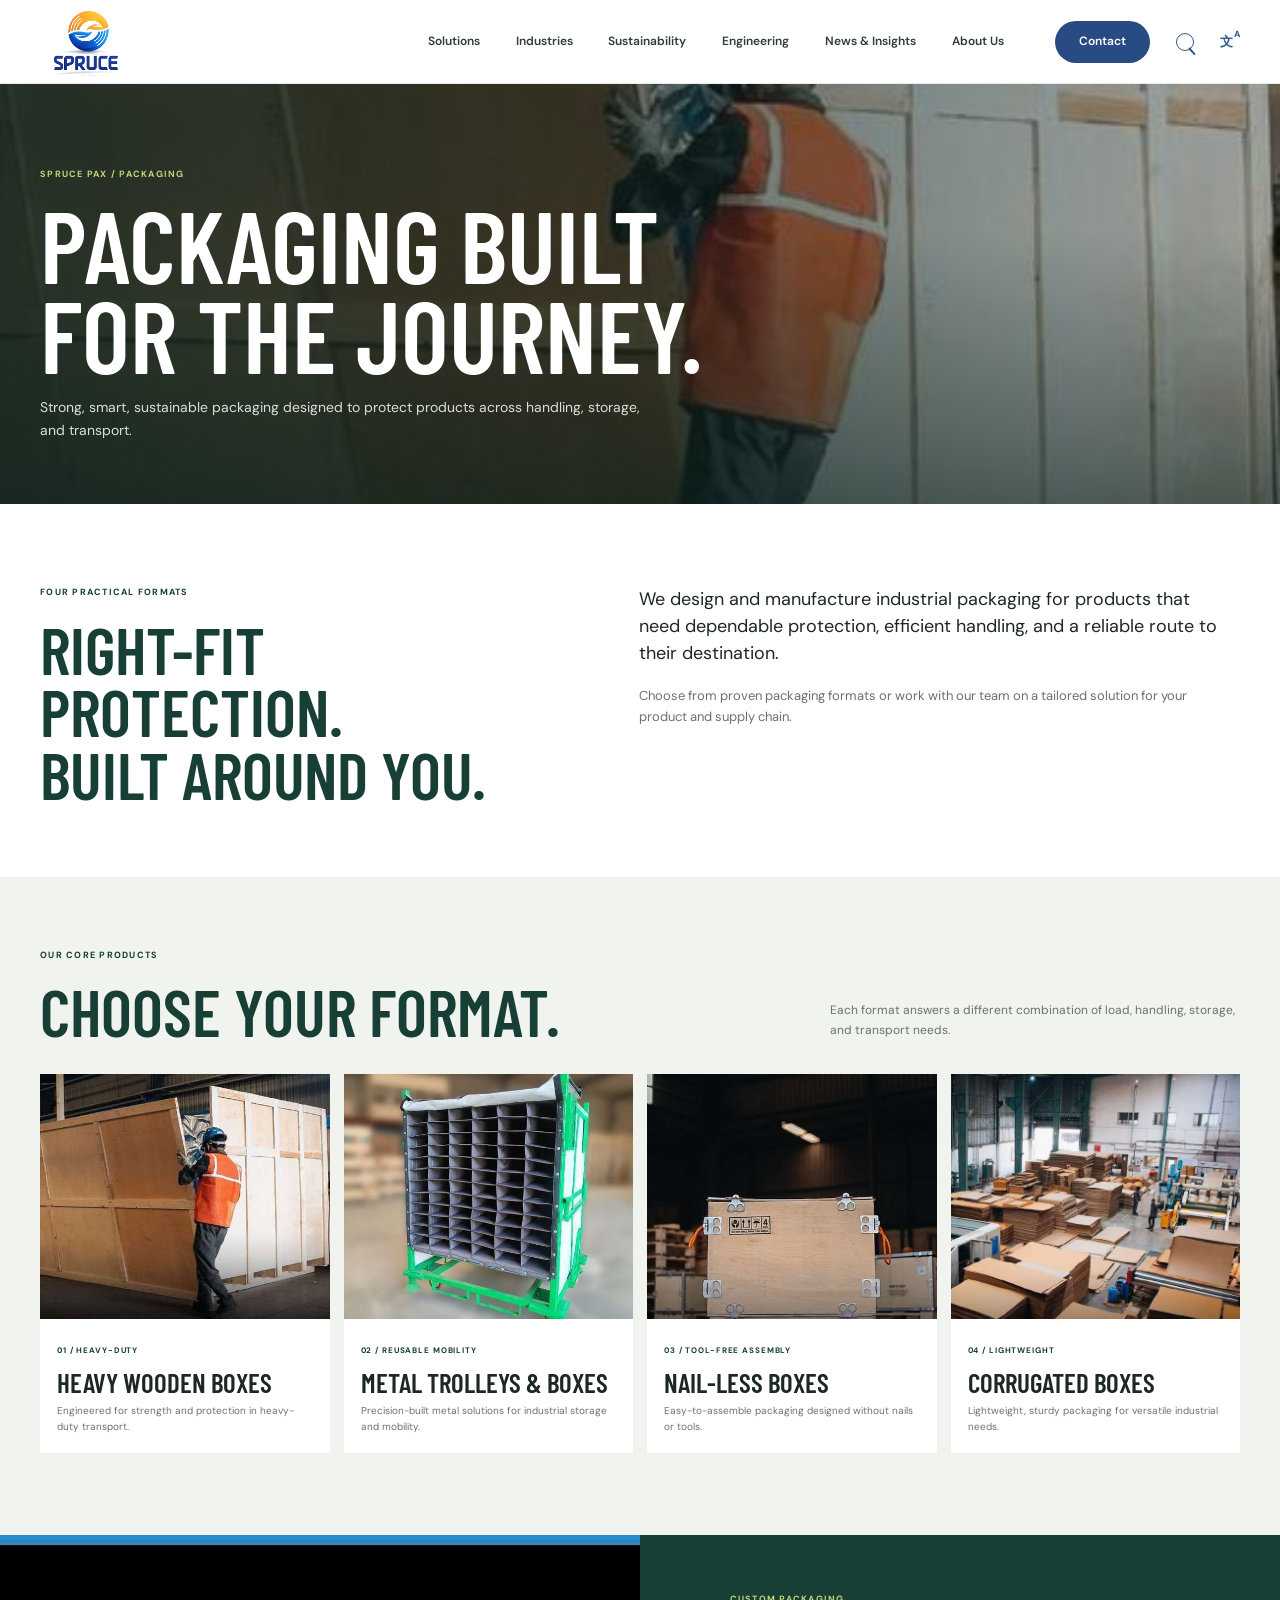
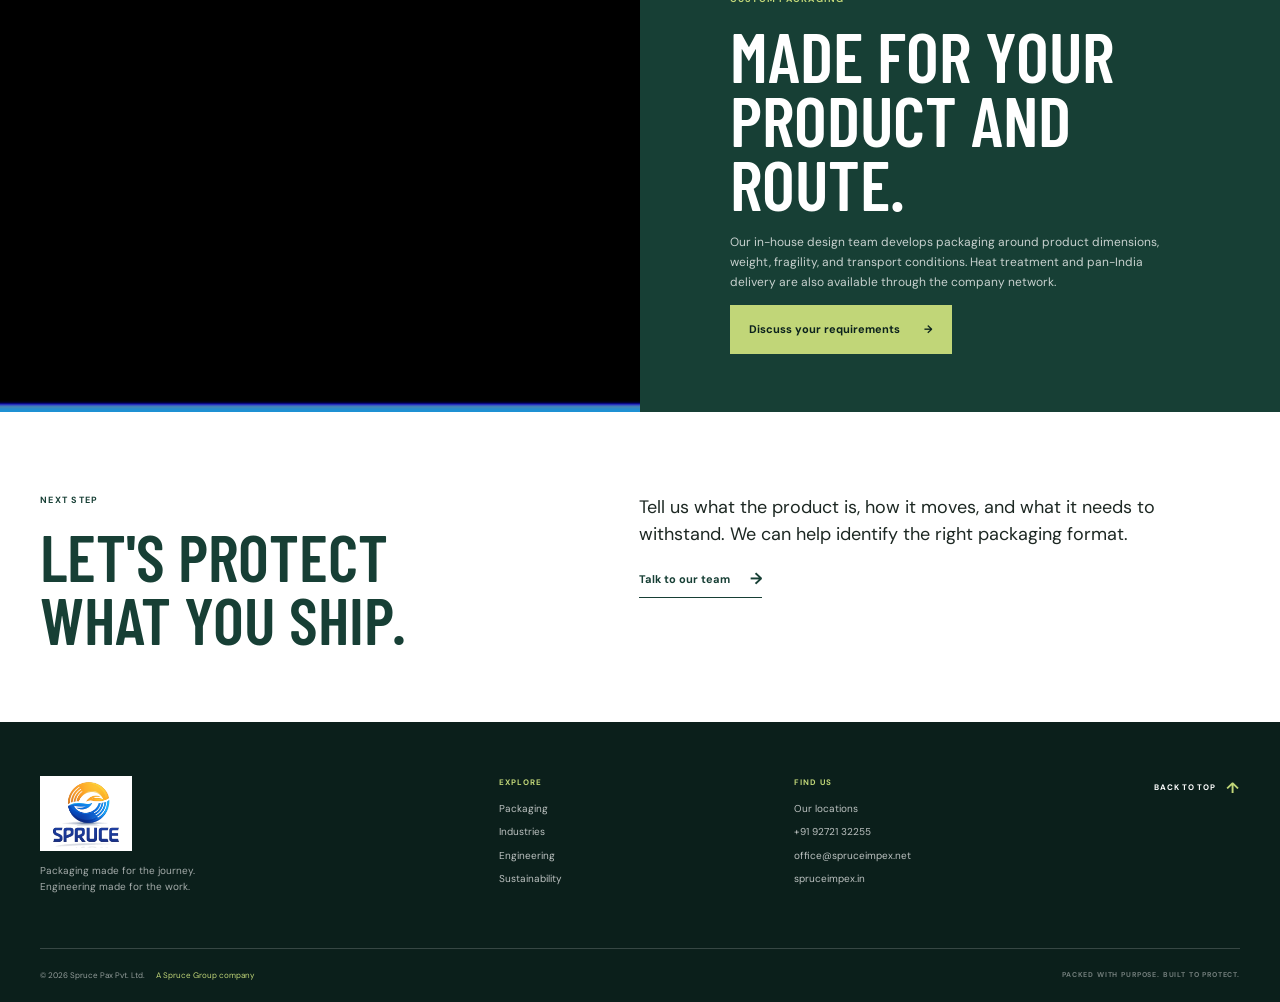
<file: packaging.html>
<!doctype html>
<html lang="en">
  <head>
    <meta charset="utf-8">
    <meta name="viewport" content="width=device-width, initial-scale=1">
    <meta name="theme-color" content="#153e35">
    <meta name="description" content="Explore heavy wooden, metal fabricated, nail-less, and corrugated industrial packaging from Spruce Pax.">
    <title>Industrial Packaging | Spruce Pax</title>
    <link rel="preconnect" href="https://fonts.googleapis.com">
    <link rel="preconnect" href="https://fonts.gstatic.com" crossorigin>
    <link href="https://fonts.googleapis.com/css2?family=Barlow+Condensed:wght@500;600;700&family=DM+Sans:wght@400;500;600;700&display=swap" rel="stylesheet">
    <link rel="stylesheet" href="styles.css">
    <link rel="stylesheet" href="pages.css">
    <script src="script.js" defer></script>
  </head>
  <body class="detail-page">
    <header class="site-header">
      <a class="brand" href="index.html" aria-label="Spruce Pax home"><img src="company-logo.png" alt="Spruce Pax"></a>
      <button class="menu-toggle" type="button" aria-label="Open navigation" aria-expanded="false" aria-controls="main-nav"><span></span><span></span></button>
      <nav class="main-nav" id="main-nav" aria-label="Main navigation"><a href="packaging.html" aria-current="page">Solutions</a><a href="industries.html">Industries</a><a href="sustainability.html">Sustainability</a><a href="engineering.html">Engineering</a><a href="news-insights.html">News &amp; Insights</a><a href="about.html">About Us</a></nav>
      <a class="header-cta" href="contact.html">Contact</a>
      <div class="header-extras"><details class="header-popover"><summary class="header-icon search-trigger" aria-label="Search" title="Search"></summary><div class="header-popover-panel"><label for="site-search">Search pages</label><input class="site-search-input" id="site-search" type="search" placeholder="Type to filter pages"><div class="search-results"><a href="packaging.html" data-search-result>Solutions</a><a href="industries.html" data-search-result>Industries</a><a href="sustainability.html" data-search-result>Sustainability</a><a href="engineering.html" data-search-result>Engineering</a><a href="news-insights.html" data-search-result>News &amp; Insights</a><a href="about.html" data-search-result>About Us</a><a href="contact.html" data-search-result>Contact</a></div></div></details><details class="header-popover"><summary class="header-icon language-trigger" aria-label="Language options" title="Language"><span aria-hidden="true">&#25991;</span><sup>A</sup></summary><div class="header-popover-panel language-panel"><span aria-current="true">English</span></div></details></div>
    </header>
    <main id="top">
      <section class="subpage-hero"><img src="assets/wood-boxes.jpg" alt="Heavy wooden industrial packaging" fetchpriority="high"><div class="subpage-hero-content shell"><p class="eyebrow eyebrow-light">SPRUCE PAX / PACKAGING</p><h1>Packaging built<br>for the journey.</h1><p>Strong, smart, sustainable packaging designed to protect products across handling, storage, and transport.</p></div></section>
      <section class="subpage-intro shell"><div><p class="eyebrow">FOUR PRACTICAL FORMATS</p><h2>Right-fit protection.<br>Built around you.</h2></div><div class="subpage-intro-copy"><p>We design and manufacture industrial packaging for products that need dependable protection, efficient handling, and a reliable route to their destination.</p><p>Choose from proven packaging formats or work with our team on a tailored solution for your product and supply chain.</p></div></section>
      <section class="subpage-section"><div class="shell"><div class="subpage-section-heading"><div><p class="eyebrow">OUR CORE PRODUCTS</p><h2>Choose your format.</h2></div><p>Each format answers a different combination of load, handling, storage, and transport needs.</p></div><div class="detail-product-grid">
        <article class="detail-product"><img src="assets/wood-boxes.jpg" alt="Heavy wooden boxes" loading="lazy"><div class="detail-product-copy"><span>01 / HEAVY-DUTY</span><h3>Heavy wooden boxes</h3><p>Engineered for strength and protection in heavy-duty transport.</p></div></article>
        <article class="detail-product"><img src="assets/metal-trolleys.jpg" alt="Metal fabricated trolley" loading="lazy"><div class="detail-product-copy"><span>02 / REUSABLE MOBILITY</span><h3>Metal trolleys &amp; boxes</h3><p>Precision-built metal solutions for industrial storage and mobility.</p></div></article>
        <article class="detail-product"><img src="assets/nailless-boxes.jpg" alt="Nail-less packaging box" loading="lazy"><div class="detail-product-copy"><span>03 / TOOL-FREE ASSEMBLY</span><h3>Nail-less boxes</h3><p>Easy-to-assemble packaging designed without nails or tools.</p></div></article>
        <article class="detail-product"><img src="assets/corrugated-boxes.jpg" alt="Corrugated industrial packaging" loading="lazy"><div class="detail-product-copy"><span>04 / LIGHTWEIGHT</span><h3>Corrugated boxes</h3><p>Lightweight, sturdy packaging for versatile industrial needs.</p></div></article>
      </div></div></section>
      <section class="detail-split"><div class="detail-split-image"><img src="assets/automation-packaging.jpg" alt="Packaging for automated industrial equipment" loading="lazy"></div><div class="detail-split-copy"><p class="eyebrow eyebrow-light">CUSTOM PACKAGING</p><h2>Made for your<br>product and route.</h2><p>Our in-house design team develops packaging around product dimensions, weight, fragility, and transport conditions. Heat treatment and pan-India delivery are also available through the company network.</p><a class="button button-lime" href="contact.html">Discuss your requirements <span aria-hidden="true">&#8594;</span></a></div></section>
      <section class="subpage-intro shell"><div><p class="eyebrow">NEXT STEP</p><h2>Let's protect<br>what you ship.</h2></div><div class="subpage-intro-copy"><p>Tell us what the product is, how it moves, and what it needs to withstand. We can help identify the right packaging format.</p><a class="underlined-link" href="contact.html">Talk to our team <span aria-hidden="true">&#8594;</span></a></div></section>
    </main>
    <footer class="site-footer"><div class="footer-main shell"><div class="footer-brand"><a href="index.html" aria-label="Spruce Pax home"><img src="company-logo.png" alt="Spruce Pax"></a><p>Packaging made for the journey.<br>Engineering made for the work.</p></div><div class="footer-links"><span>EXPLORE</span><a href="packaging.html">Packaging</a><a href="industries.html">Industries</a><a href="engineering.html">Engineering</a><a href="sustainability.html">Sustainability</a></div><div class="footer-links"><span>FIND US</span><a href="locations.html">Our locations</a><a href="tel:+919272132255">+91 92721 32255</a><a href="mailto:office@spruceimpex.net">office@spruceimpex.net</a><a href="https://www.spruceimpex.in" target="_blank" rel="noreferrer">spruceimpex.in</a></div><a class="back-top" href="#top">BACK TO TOP <span aria-hidden="true">&#8593;</span></a></div><div class="footer-bottom shell"><span>© <span id="year">2026</span> Spruce Pax Pvt. Ltd. <i>A Spruce Group company</i></span><span>PACKED WITH PURPOSE. BUILT TO PROTECT.</span></div></footer>
  </body>
</html>
</file>
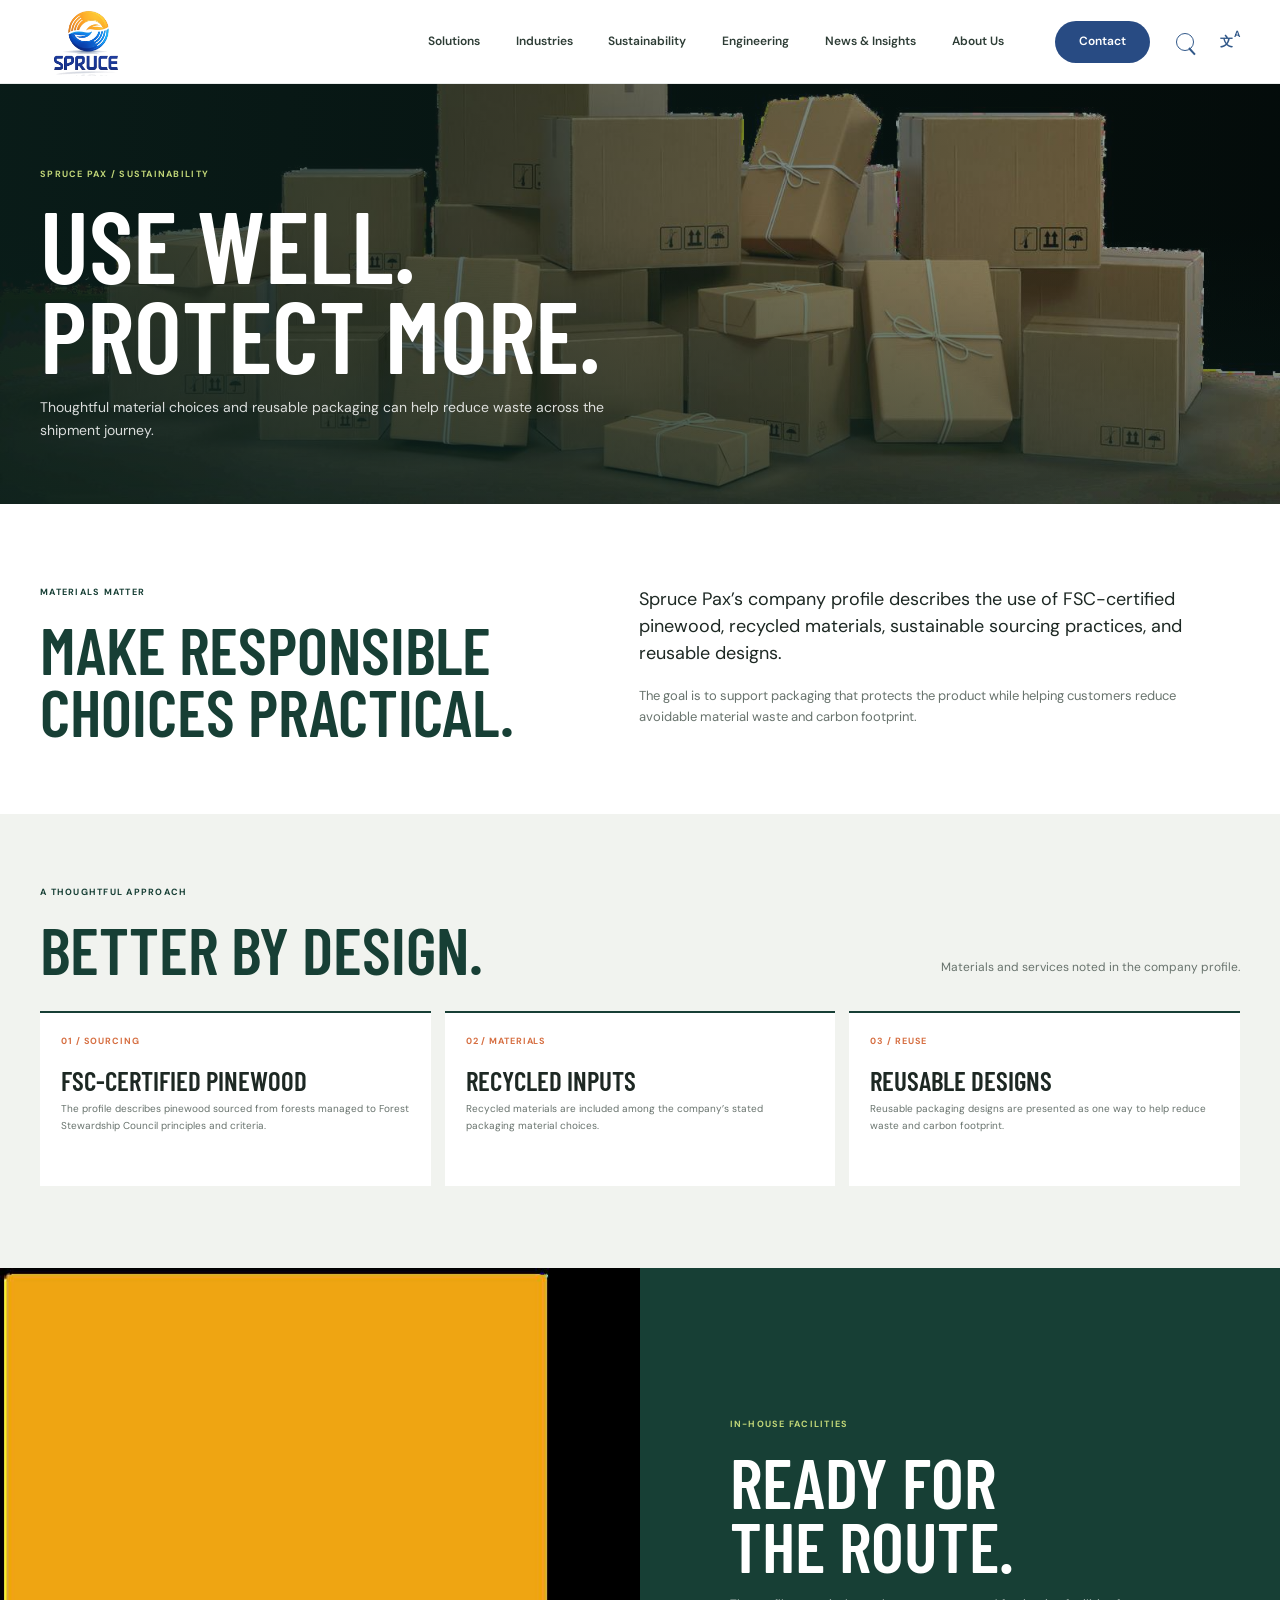
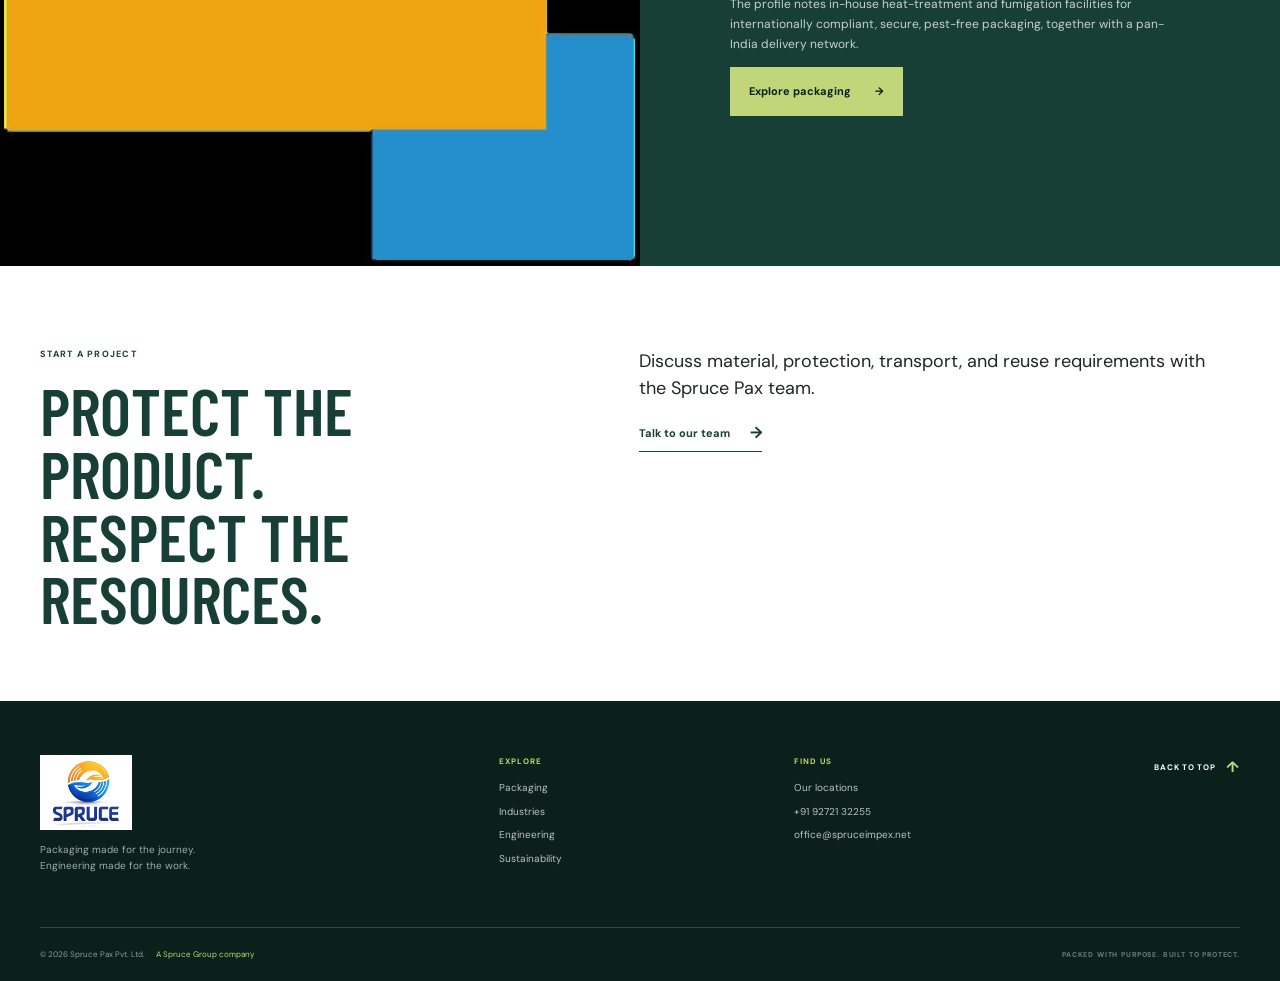
<file: sustainability.html>
<!doctype html>
<html lang="en">
  <head>
    <meta charset="utf-8">
    <meta name="viewport" content="width=device-width, initial-scale=1">
    <meta name="theme-color" content="#153e35">
    <meta name="description" content="Learn about Spruce Pax's use of FSC-certified pinewood, recycled materials, reusable packaging designs, and heat-treatment facilities.">
    <title>Sustainability | Spruce Pax</title>
    <link rel="preconnect" href="https://fonts.googleapis.com"><link rel="preconnect" href="https://fonts.gstatic.com" crossorigin>
    <link href="https://fonts.googleapis.com/css2?family=Barlow+Condensed:wght@500;600;700&family=DM+Sans:wght@400;500;600;700&display=swap" rel="stylesheet">
    <link rel="stylesheet" href="styles.css"><link rel="stylesheet" href="pages.css"><script src="script.js" defer></script>
  </head>
  <body class="detail-page">
    <header class="site-header"><a class="brand" href="index.html" aria-label="Spruce Pax home"><img src="company-logo.png" alt="Spruce Pax"></a><button class="menu-toggle" type="button" aria-label="Open navigation" aria-expanded="false" aria-controls="main-nav"><span></span><span></span></button><nav class="main-nav" id="main-nav" aria-label="Main navigation"><a href="packaging.html">Solutions</a><a href="industries.html">Industries</a><a href="sustainability.html" aria-current="page">Sustainability</a><a href="engineering.html">Engineering</a><a href="news-insights.html">News &amp; Insights</a><a href="about.html">About Us</a></nav><a class="header-cta" href="contact.html">Contact</a><div class="header-extras"><details class="header-popover"><summary class="header-icon search-trigger" aria-label="Search" title="Search"></summary><div class="header-popover-panel"><label for="site-search">Search pages</label><input class="site-search-input" id="site-search" type="search" placeholder="Type to filter pages"><div class="search-results"><a href="packaging.html" data-search-result>Solutions</a><a href="industries.html" data-search-result>Industries</a><a href="sustainability.html" data-search-result>Sustainability</a><a href="engineering.html" data-search-result>Engineering</a><a href="news-insights.html" data-search-result>News &amp; Insights</a><a href="about.html" data-search-result>About Us</a><a href="contact.html" data-search-result>Contact</a></div></div></details><details class="header-popover"><summary class="header-icon language-trigger" aria-label="Language options" title="Language"><span aria-hidden="true">&#25991;</span><sup>A</sup></summary><div class="header-popover-panel language-panel"><span aria-current="true">English</span></div></details></div></header>
    <main id="top">
      <section class="subpage-hero"><img src="assets/sustainability.jpg" alt="Forested landscape representing responsible material sourcing" fetchpriority="high"><div class="subpage-hero-content shell"><p class="eyebrow eyebrow-light">SPRUCE PAX / SUSTAINABILITY</p><h1>Use well.<br>Protect more.</h1><p>Thoughtful material choices and reusable packaging can help reduce waste across the shipment journey.</p></div></section>
      <section class="subpage-intro shell"><div><p class="eyebrow">MATERIALS MATTER</p><h2>Make responsible<br>choices practical.</h2></div><div class="subpage-intro-copy"><p>Spruce Pax’s company profile describes the use of FSC-certified pinewood, recycled materials, sustainable sourcing practices, and reusable designs.</p><p>The goal is to support packaging that protects the product while helping customers reduce avoidable material waste and carbon footprint.</p></div></section>
      <section class="subpage-section"><div class="shell"><div class="subpage-section-heading"><div><p class="eyebrow">A THOUGHTFUL APPROACH</p><h2>Better by design.</h2></div><p>Materials and services noted in the company profile.</p></div><div class="detail-grid">
        <article class="detail-card"><span class="detail-card-number">01 / SOURCING</span><h3>FSC-certified pinewood</h3><p>The profile describes pinewood sourced from forests managed to Forest Stewardship Council principles and criteria.</p></article>
        <article class="detail-card"><span class="detail-card-number">02 / MATERIALS</span><h3>Recycled inputs</h3><p>Recycled materials are included among the company’s stated packaging material choices.</p></article>
        <article class="detail-card"><span class="detail-card-number">03 / REUSE</span><h3>Reusable designs</h3><p>Reusable packaging designs are presented as one way to help reduce waste and carbon footprint.</p></article>
      </div></div></section>
      <section class="detail-split"><div class="detail-split-image"><img src="assets/heat-treatment.jpg" alt="In-house treatment capability" loading="lazy"></div><div class="detail-split-copy"><p class="eyebrow eyebrow-light">IN-HOUSE FACILITIES</p><h2>Ready for<br>the route.</h2><p>The profile notes in-house heat-treatment and fumigation facilities for internationally compliant, secure, pest-free packaging, together with a pan-India delivery network.</p><a class="button button-lime" href="packaging.html">Explore packaging <span aria-hidden="true">&#8594;</span></a></div></section>
      <section class="subpage-intro shell"><div><p class="eyebrow">START A PROJECT</p><h2>Protect the product.<br>Respect the resources.</h2></div><div class="subpage-intro-copy"><p>Discuss material, protection, transport, and reuse requirements with the Spruce Pax team.</p><a class="underlined-link" href="contact.html">Talk to our team <span aria-hidden="true">&#8594;</span></a></div></section>
    </main>
    <footer class="site-footer"><div class="footer-main shell"><div class="footer-brand"><a href="index.html" aria-label="Spruce Pax home"><img src="company-logo.png" alt="Spruce Pax"></a><p>Packaging made for the journey.<br>Engineering made for the work.</p></div><div class="footer-links"><span>EXPLORE</span><a href="packaging.html">Packaging</a><a href="industries.html">Industries</a><a href="engineering.html">Engineering</a><a href="sustainability.html">Sustainability</a></div><div class="footer-links"><span>FIND US</span><a href="locations.html">Our locations</a><a href="tel:+919272132255">+91 92721 32255</a><a href="mailto:office@spruceimpex.net">office@spruceimpex.net</a></div><a class="back-top" href="#top">BACK TO TOP <span aria-hidden="true">&#8593;</span></a></div><div class="footer-bottom shell"><span>© <span id="year">2026</span> Spruce Pax Pvt. Ltd. <i>A Spruce Group company</i></span><span>PACKED WITH PURPOSE. BUILT TO PROTECT.</span></div></footer>
  </body>
</html>
</file>
<file: styles.css>
:root {
  --forest: #173f35;
  --forest-dark: #102c26;
  --forest-deep: #0b211d;
  --leaf: #c1d678;
  --orange: #d66f42;
  --ink: #1d2823;
  --muted: #68736d;
  --line: #dce2dc;
  --mist: #f1f3ef;
  --white: #fff;
  --display: "Barlow Condensed", Impact, sans-serif;
  --body: "DM Sans", "Segoe UI", sans-serif;
}

* { box-sizing: border-box; }
html { scroll-behavior: smooth; scroll-padding-top: 85px; }
body { margin: 0; color: var(--ink); background: var(--white); font-family: var(--body); font-size: 15px; line-height: 1.65; }
a { color: inherit; text-decoration: none; }
button { font: inherit; }
img { display: block; max-width: 100%; }
.shell { width: min(1240px, calc(100% - 80px)); margin-inline: auto; }
.site-header { position: sticky; z-index: 20; top: 0; display: flex; height: 84px; align-items: center; padding-inline: max(40px, calc((100vw - 1340px) / 2)); background: rgb(255 255 255 / 96%); border-bottom: 1px solid rgb(16 44 38 / 9%); backdrop-filter: blur(14px); transition: transform .28s ease; }
.site-header.is-hidden { pointer-events: none; transform: translateY(calc(-100% - 1px)); }
.site-header:focus-within { transform: translateY(0); }
.brand { display: flex; width: 92px; height: 68px; flex: 0 0 auto; align-items: center; }
.brand img { width: 100%; height: 100%; object-fit: contain; }
.main-nav { display: flex; align-items: center; gap: clamp(20px, 2.8vw, 42px); margin-left: auto; }
.main-nav a { color: #2e3d36; font-size: 12px; font-weight: 600; transition: color .2s; }
.main-nav a:hover { color: var(--orange); }
.header-cta { display: inline-flex; min-height: 42px; align-items: center; gap: 18px; margin-left: clamp(23px, 4vw, 58px); padding: 0 24px; border-radius: 24px; color: white; background: #284b83; font-size: 12px; font-weight: 600; transition: background .2s; }
.header-cta:hover { background: var(--orange); }
.header-cta span { font-size: 15px; }
.header-extras { display: flex; align-items: center; gap: 13px; margin-left: 21px; }
.header-popover { position: relative; flex: 0 0 auto; }
.header-icon { position: relative; display: grid; width: 28px; height: 36px; place-items: center; padding: 0; border: 0; color: #315889; background: transparent; cursor: pointer; list-style: none; }
.header-icon::-webkit-details-marker { display: none; }
.search-trigger::before { width: 16px; height: 16px; border: 1.8px solid currentColor; border-radius: 50%; content: ""; }
.search-trigger::after { position: absolute; top: 23px; left: 18px; width: 9px; height: 1.8px; background: currentColor; content: ""; transform: rotate(48deg); transform-origin: left center; }
.language-trigger { font-size: 14px; font-weight: 700; }
.language-trigger > span { font-size: 13px; }
.language-trigger sup { position: absolute; top: 3px; right: 0; font-size: 9px; }
.header-popover-panel { position: absolute; z-index: 30; top: calc(100% + 9px); right: 0; width: min(300px, calc(100vw - 32px)); padding: 15px; color: var(--ink); background: white; box-shadow: 0 12px 32px rgb(16 44 38 / 18%); }
.header-popover-panel label { display: block; margin-bottom: 7px; color: var(--forest); font-size: 10px; font-weight: 700; }
.site-search-input { width: 100%; height: 38px; padding: 0 10px; border: 1px solid var(--line); border-radius: 0; outline-color: var(--forest); color: var(--ink); font-size: 12px; }
.search-results { display: grid; margin-top: 8px; }
.search-results a, .language-panel > span { padding: 7px 4px; border-bottom: 1px solid var(--line); color: #2e3d36; font-size: 11px; }
.search-results a:hover { color: var(--orange); }
.search-results a[hidden] { display: none; }
.language-panel { width: 145px; }
.language-panel > span { display: block; border: 0; color: var(--forest); font-weight: 700; }
.menu-toggle { display: none; }
.hero { position: relative; display: flex; min-height: 610px; height: min(720px, calc(100svh - 84px)); flex-direction: column; justify-content: center; overflow: hidden; color: white; background: var(--forest-dark); }
.hero-image, .hero-video, .hero-overlay { position: absolute; inset: 0; width: 100%; height: 100%; }
.hero-image, .hero-video { object-fit: cover; object-position: center 52%; }
.hero-image { z-index: 0; animation: hero-scale 1.2s ease-out both; }
.hero-video { z-index: 0; }
.hero-overlay { z-index: 1; background: linear-gradient(90deg, rgb(11 33 29 / 69%) 0%, rgb(14 44 38 / 40%) 48%, rgb(14 44 38 / 18%) 100%), linear-gradient(0deg, rgb(8 27 23 / 45%), transparent 55%); }
.hero-content { position: relative; z-index: 2; padding-top: 22px; animation: enter .7s .12s both; }
.eyebrow { display: flex; align-items: center; gap: 10px; margin: 0 0 19px; color: var(--forest); font-size: 9px; font-weight: 700; letter-spacing: .14em; line-height: 1.4; }
.eyebrow-light { color: var(--leaf); }
.eyebrow > span { width: 18px; height: 2px; background: currentColor; }
h1, h2, h3, p { margin-top: 0; }
h1, h2, h3 { letter-spacing: 0; }
.hero h1 { max-width: 980px; margin-bottom: 22px; font-family: var(--display); font-size: clamp(64px, 7vw, 96px); font-weight: 600; line-height: .9; text-transform: uppercase; white-space: nowrap; }
.hero-copy { max-width: 480px; margin-bottom: 26px; color: rgb(255 255 255 / 85%); font-size: 15px; }
.hero-actions { display: flex; align-items: center; gap: 27px; }
.button { display: inline-flex; min-height: 49px; align-items: center; justify-content: center; gap: 24px; padding: 0 19px; font-size: 11px; font-weight: 700; transition: background .2s, color .2s, transform .2s; }
.button:hover { transform: translateY(-2px); }
.button-lime { color: var(--forest-deep); background: var(--leaf); }
.button-lime:hover { background: white; }
.hero-text-link { color: white; font-size: 11px; font-weight: 600; }
.hero-text-link span { margin-left: 7px; color: var(--leaf); }
.hero-foot { position: absolute; right: 0; bottom: 0; left: 0; z-index: 2; display: flex; min-height: 57px; align-items: center; gap: 22px; border-top: 1px solid rgb(255 255 255 / 25%); color: rgb(255 255 255 / 73%); font-size: 8px; font-weight: 700; letter-spacing: .12em; }
.hero-video-toggle { padding: 0; border: 0; color: inherit; background: transparent; font-size: inherit; font-weight: inherit; letter-spacing: inherit; text-transform: inherit; cursor: pointer; }
.hero-video-toggle:hover { color: white; }
.hero-foot a { display: flex; align-items: center; gap: 10px; margin-left: auto; color: white; }
.hero-foot b { color: var(--leaf); font-size: 14px; }
.intro-section { padding-block: 106px 91px; }
.intro-kicker { display: flex; align-items: center; justify-content: space-between; margin-bottom: 23px; }
.intro-kicker .eyebrow { margin: 0; }
.intro-kicker > span { color: #9aa49e; font-size: 9px; letter-spacing: .1em; }
.intro-body { display: grid; grid-template-columns: 1.08fr .75fr; gap: 11%; align-items: start; }
.intro-body h2, .section-heading h2, .capability-content h2, .engineering-copy h2, .sustainability-content h2, .network-copy h2, .contact-heading h2 { margin-bottom: 0; font-family: var(--display); font-size: clamp(54px, 6.5vw, 82px); font-weight: 600; line-height: .88; text-transform: uppercase; }
.intro-body h2 em, .network-copy h2 em { color: var(--orange); font-style: normal; }
.intro-description { max-width: 480px; padding-top: 3px; }
.intro-description p, .section-heading > p, .network-copy > p:not(.eyebrow), .engineering-copy > p:not(.eyebrow) { color: var(--muted); font-size: 13px; }
.intro-description p:first-child { color: var(--ink); font-size: 18px; line-height: 1.5; }
.underlined-link { display: inline-flex; align-items: center; gap: 20px; padding-bottom: 5px; border-bottom: 1px solid var(--forest); color: var(--forest); font-size: 11px; font-weight: 700; }
.underlined-link span { font-size: 16px; transition: transform .2s; }
.underlined-link:hover span { transform: translateX(5px); }
.intro-statline { display: flex; min-height: 60px; align-items: center; justify-content: space-between; gap: 18px; margin-top: 65px; border-top: 1px solid var(--line); border-bottom: 1px solid var(--line); }
.intro-statline span { color: var(--muted); font-size: 8px; font-weight: 700; letter-spacing: .1em; }
.intro-statline strong { font-family: var(--display); font-size: 22px; font-weight: 600; text-transform: uppercase; }
.intro-statline b, .industry-list b { color: var(--orange); }
.products-section { padding-block: 91px 79px; background: var(--mist); }
.section-heading { display: flex; align-items: end; justify-content: space-between; gap: 40px; margin-bottom: 35px; }
.section-heading h2 { font-size: clamp(50px, 5.6vw, 72px); }
.section-heading > p { max-width: 400px; margin: 0 0 4px; }
.product-grid { display: grid; grid-template-columns: repeat(4, minmax(0, 1fr)); gap: 15px; }
.product-card { min-width: 0; background: white; transition: transform .25s, box-shadow .25s; }
.product-card:hover { transform: translateY(-5px); box-shadow: 0 15px 34px rgb(20 51 40 / 12%); }
.product-image { position: relative; height: clamp(210px, 24vw, 306px); overflow: hidden; background: #e5e8e3; }
.product-image img { width: 100%; height: 100%; object-fit: cover; transition: transform .45s; }
.product-card:hover .product-image img { transform: scale(1.04); }
.product-count { position: absolute; top: 13px; left: 14px; color: white; font-size: 9px; font-weight: 700; text-shadow: 0 1px 6px rgb(0 0 0 / 45%); }
.product-arrow { position: absolute; right: 13px; bottom: 13px; display: grid; width: 32px; height: 32px; place-items: center; color: var(--forest); background: var(--leaf); font-size: 16px; }
.product-meta { padding: 18px 17px 20px; }
.product-meta > span { color: var(--forest); font-size: 8px; font-weight: 700; letter-spacing: .1em; }
.product-meta h3 { margin: 8px 0 7px; font-family: var(--display); font-size: 26px; font-weight: 600; line-height: 1; text-transform: uppercase; }
.product-meta p { margin: 0; color: var(--muted); font-size: 10px; line-height: 1.5; }
.product-bottom { display: flex; align-items: center; justify-content: space-between; margin-top: 25px; }
.product-bottom > span { color: #7d8981; font-size: 8px; font-weight: 700; letter-spacing: .12em; }
.capability-band { display: grid; min-height: 540px; grid-template-columns: 1.1fr .9fr; color: white; background: var(--forest); }
.capability-image { position: relative; min-height: 540px; overflow: hidden; background: #39473e; }
.capability-image img, .capability-video { position: absolute; inset: 0; width: 100%; height: 100%; object-fit: cover; object-position: center; }
.capability-video { z-index: 1; }
.capability-content { display: flex; flex-direction: column; align-items: flex-start; justify-content: center; padding: 67px clamp(38px, 7vw, 104px); }
.capability-content h2 { margin-bottom: 22px; font-size: clamp(58px, 6.5vw, 80px); }
.capability-content > p:not(.eyebrow) { max-width: 420px; margin-bottom: 23px; color: rgb(255 255 255 / 77%); font-size: 12px; }
.button-light { color: var(--forest-deep); background: white; }
.button-light:hover { background: var(--leaf); }
.capability-tags { display: flex; flex-wrap: wrap; gap: 9px 19px; margin-top: 34px; padding-top: 17px; border-top: 1px solid rgb(255 255 255 / 27%); }
.capability-tags span { color: rgb(255 255 255 / 71%); font-size: 8px; font-weight: 700; letter-spacing: .09em; }
.industries-section { padding-block: 112px 105px; }
.industry-intro { max-width: 900px; margin: 0 auto 38px; text-align: center; }
.industry-intro .eyebrow { justify-content: center; }
.industry-intro h2 { max-width: 900px; margin: 0 auto; color: var(--forest); font-family: var(--body); font-size: clamp(34px, 4.4vw, 56px); font-weight: 700; line-height: 1.12; text-transform: none; }
.industry-intro > p:not(.eyebrow) { margin: 14px 0 0; color: var(--muted); font-size: 13px; }
.industry-cta { display: inline-flex; min-height: 48px; align-items: center; gap: 18px; margin-top: 22px; padding: 0 19px; color: white; background: var(--orange); font-size: 11px; font-weight: 700; transition: background .2s, transform .2s; }
.industry-cta:hover { transform: translateY(-2px); background: var(--forest); }
.industry-cta span { font-size: 15px; }
.industry-grid { display: grid; grid-template-columns: repeat(4, minmax(0, 1fr)); gap: 13px; }
.industry-card { position: relative; min-height: 310px; overflow: hidden; color: white; background: var(--forest-dark); }
.industry-card::after { position: absolute; z-index: 1; inset: 0; background: linear-gradient(0deg, rgb(11 33 29 / 72%), transparent 63%); content: ""; }
.industry-card img { position: absolute; z-index: 0; inset: 0; width: 100%; height: 100%; object-fit: cover; transition: transform .5s; }
.industry-card:hover img { transform: scale(1.045); }
.industry-card > div { position: absolute; z-index: 2; right: 18px; bottom: 18px; left: 18px; }
.industry-card span { color: var(--leaf); font-size: 8px; font-weight: 700; letter-spacing: .1em; }
.industry-card h3 { margin: 9px 0 0; font-family: var(--display); font-size: 30px; font-weight: 600; line-height: .95; text-transform: uppercase; }
.industry-list { display: grid; grid-template-columns: 140px 1fr; gap: 20px; align-items: center; margin-top: 26px; padding: 16px 0; border-top: 1px solid var(--line); border-bottom: 1px solid var(--line); }
.industry-list > span { color: var(--forest); font-size: 8px; font-weight: 700; letter-spacing: .12em; }
.industry-list p { margin: 0; color: #49564e; font-size: 12px; }
.engineering-section { display: grid; min-height: 550px; grid-template-columns: 1fr 1fr; background: #e8ece5; }
.engineering-photo { position: relative; min-height: 550px; overflow: hidden; background: #d0d8d0; }
.engineering-photo img { width: 100%; height: 100%; object-fit: cover; }
.engineering-photo > span { position: absolute; right: 0; bottom: 0; padding: 12px 17px; color: white; background: var(--forest); font-size: 8px; font-weight: 700; letter-spacing: .1em; }
.engineering-copy { align-self: center; max-width: 650px; padding: 65px clamp(34px, 7vw, 100px); }
.engineering-copy h2 { margin-bottom: 23px; font-size: clamp(58px, 6.3vw, 78px); }
.engineering-copy > p:not(.eyebrow) { margin-bottom: 14px; }
.engineering-copy .underlined-link { margin-top: 6px; }
.engineering-stats { display: grid; grid-template-columns: repeat(3, 1fr); gap: 14px; margin-top: 35px; padding-top: 19px; border-top: 1px solid #c6d0c5; }
.engineering-stats div { display: flex; flex-direction: column; gap: 4px; }
.engineering-stats strong { color: var(--forest); font-family: var(--display); font-size: 32px; font-weight: 600; line-height: 1; }
.engineering-stats span { color: var(--muted); font-size: 7px; font-weight: 700; letter-spacing: .09em; }
.sustainability-section { position: relative; display: flex; min-height: 500px; align-items: center; overflow: hidden; color: white; background: var(--forest-dark); }
.sustainability-section > img, .sustainability-shade { position: absolute; inset: 0; width: 100%; height: 100%; }
.sustainability-section > img { object-fit: cover; object-position: center 48%; }
.sustainability-shade { background: linear-gradient(90deg, rgb(11 33 29 / 88%), rgb(11 33 29 / 54%) 55%, rgb(11 33 29 / 14%)); }
.sustainability-content { position: relative; z-index: 1; padding-block: 70px; }
.sustainability-content h2 { margin-bottom: 18px; font-size: clamp(61px, 7vw, 88px); }
.sustainability-content > p:not(.eyebrow) { max-width: 460px; color: rgb(255 255 255 / 82%); font-size: 13px; }
.sustainability-points { display: flex; flex-wrap: wrap; gap: 10px 25px; margin-top: 27px; }
.sustainability-points span { color: var(--leaf); font-size: 8px; font-weight: 700; letter-spacing: .1em; }
.network-section { display: grid; grid-template-columns: .85fr 1.15fr; gap: 24px 8%; padding-block: 112px 100px; }
.network-copy h2 { margin-bottom: 20px; font-size: clamp(56px, 6vw, 76px); }
.network-copy > p:not(.eyebrow) { max-width: 390px; margin-bottom: 21px; }
.network-visual { position: relative; min-height: 330px; overflow: hidden; background: #e7ece8; }
.network-visual > img { width: 100%; height: 100%; min-height: 330px; object-fit: cover; }
.network-caption { position: absolute; right: 0; bottom: 0; left: 0; display: flex; flex-direction: column; gap: 5px; padding: 18px 20px; color: white; background: linear-gradient(90deg, rgb(16 44 38 / 93%), rgb(16 44 38 / 74%)); }
.network-caption span { color: var(--leaf); font-size: 8px; font-weight: 700; letter-spacing: .12em; }
.network-caption strong { font-family: var(--display); font-size: 27px; font-weight: 600; text-transform: uppercase; }
.network-caption i { color: var(--orange); font-style: normal; }
.location-details { grid-column: 1 / -1; display: grid; grid-template-columns: repeat(3, 1fr); gap: 22px; margin-top: 12px; }
.location-details details { padding-top: 13px; border-top: 1px solid var(--line); }
.location-details summary { display: flex; justify-content: space-between; gap: 15px; color: var(--forest); font-size: 11px; font-weight: 700; cursor: pointer; list-style: none; }
.location-details summary::-webkit-details-marker { display: none; }
.location-details summary span { color: var(--orange); font-size: 17px; line-height: 1; transition: transform .2s; }
.location-details details[open] summary span { transform: rotate(45deg); }
.location-details details p { margin: 11px 0 0; color: var(--muted); font-size: 10px; }
.contact-section { padding-block: 86px; color: white; background: #0d3028; }
.contact-inner { display: grid; grid-template-columns: 1fr .8fr; gap: 10%; align-items: center; }
.contact-heading h2 { margin-bottom: 20px; font-size: clamp(60px, 7.3vw, 91px); }
.contact-heading > p:not(.eyebrow) { max-width: 420px; color: rgb(255 255 255 / 73%); font-size: 12px; }
.contact-card { padding: 23px 25px 20px; color: white; background: transparent; }
.contact-card-label { display: block; margin-bottom: 8px; color: white; font-size: 8px; font-weight: 700; letter-spacing: .12em; }
.contact-method { position: relative; display: flex; flex-direction: column; gap: 2px; padding-block: 12px; border-bottom: 1px solid rgb(255 255 255 / 28%); }
.contact-method small { color: rgb(255 255 255 / 72%); font-size: 7px; font-weight: 700; letter-spacing: .1em; }
.contact-method strong { padding-right: 30px; color: white; font-size: 14px; font-weight: 600; overflow-wrap: anywhere; }
.contact-method > span { position: absolute; top: 22px; right: 2px; color: white; font-size: 16px; }
.office-address { margin: 16px 0 0; color: rgb(255 255 255 / 76%); font-size: 9px; line-height: 1.65; }
.site-footer { color: white; background: #0b1f1b; }
.footer-main { display: grid; grid-template-columns: 1.3fr .8fr 1fr auto; gap: 32px; align-items: start; padding-block: 54px 42px; }
.footer-brand > a { display: grid; width: 92px; height: 75px; place-items: center; margin-bottom: 12px; background: white; }
.footer-brand > a img { max-width: 85px; max-height: 69px; object-fit: contain; }
.footer-brand p { color: rgb(255 255 255 / 63%); font-size: 10px; }
.footer-links { display: flex; flex-direction: column; gap: 7px; }
.footer-links > span { margin-bottom: 5px; color: var(--leaf); font-size: 8px; font-weight: 700; letter-spacing: .12em; }
.footer-links a { width: fit-content; color: rgb(255 255 255 / 73%); font-size: 10px; }
.footer-links a:hover { color: var(--leaf); }
.back-top { display: inline-flex; align-items: center; gap: 11px; color: white; font-size: 8px; font-weight: 700; letter-spacing: .09em; }
.back-top span { color: var(--leaf); font-size: 15px; }
.footer-bottom { display: flex; min-height: 54px; align-items: center; justify-content: space-between; gap: 15px; border-top: 1px solid rgb(255 255 255 / 18%); color: rgb(255 255 255 / 56%); font-size: 8px; }
.footer-bottom i { margin-left: 9px; color: var(--leaf); font-style: normal; }
.footer-bottom > span:last-child { color: rgb(255 255 255 / 42%); font-size: 7px; font-weight: 700; letter-spacing: .12em; }
.reveal { opacity: 0; transform: translateY(18px); transition: opacity .65s ease, transform .65s ease; }
.reveal.is-visible { opacity: 1; transform: translateY(0); }
@keyframes enter { from { opacity: 0; transform: translateY(15px); } to { opacity: 1; transform: translateY(0); } }
@keyframes hero-scale { from { transform: scale(1.04); } to { transform: scale(1); } }

@media (max-width: 1000px) {
  .shell { width: calc(100% - 56px); }
  .site-header { padding-inline: 28px; }
  .main-nav { gap: 17px; }
  .main-nav a { font-size: 10px; }
  .header-cta { margin-left: 22px; padding-inline: 12px; font-size: 10px; }
  .header-extras { gap: 7px; margin-left: 9px; }
  .header-cta { margin-left: 14px; }
  .hero { min-height: 530px; }
  .product-grid { grid-template-columns: repeat(2, minmax(0, 1fr)); }
  .product-image { height: clamp(230px, 32vw, 330px); }
  .industry-card { min-height: 260px; }
  .engineering-copy { padding-inline: 40px; }
  .engineering-stats { gap: 9px; }
  .engineering-stats strong { font-size: 27px; }
  .network-section { gap: 24px 5%; }
  .footer-main { grid-template-columns: 1.1fr .8fr 1fr; }
  .back-top { grid-column: 1 / -1; }
}
@media (max-width: 680px) {
  body { font-size: 14px; }
  .shell { width: calc(100% - 40px); }
  .site-header { height: 70px; padding-inline: 20px; }
  .brand { width: 76px; height: 60px; }
  .menu-toggle { display: flex; width: 40px; height: 40px; flex-direction: column; justify-content: center; align-items: center; gap: 6px; margin-left: auto; border: 1px solid #b8c3bb; border-radius: 0; background: white; }
  .menu-toggle span { width: 16px; height: 1px; background: var(--forest); transition: transform .2s; }
  .menu-toggle[aria-expanded="true"] span:first-child { transform: translateY(3.5px) rotate(45deg); }
  .menu-toggle[aria-expanded="true"] span:last-child { transform: translateY(-3.5px) rotate(-45deg); }
  .header-cta { min-height: 38px; gap: 9px; margin-left: 10px; padding-inline: 10px; font-size: 9px; }
  .header-extras { display: none; }
  .main-nav { position: absolute; top: 70px; right: 0; left: 0; display: none; align-items: stretch; gap: 0; padding: 7px 20px 14px; background: white; box-shadow: 0 12px 22px rgb(16 44 38 / 12%); }
  .main-nav.is-open { display: flex; flex-direction: column; }
  .main-nav a { padding: 12px 0; border-bottom: 1px solid var(--line); color: var(--forest); font-size: 12px; }
  .hero { min-height: 570px; height: calc(82svh - 70px); max-height: 690px; }
  .hero-image { object-position: 57% center; }
  .hero-overlay { background: linear-gradient(90deg, rgb(11 33 29 / 84%), rgb(14 44 38 / 44%)), linear-gradient(0deg, rgb(8 27 23 / 45%), transparent 60%); }
  .hero-content { padding-top: 10px; }
  .hero h1 { font-size: clamp(38px, 13vw, 76px); }
  .hero-copy { max-width: 360px; font-size: 13px; }
  .hero-foot { display: grid; min-height: 52px; grid-template-columns: 1fr auto; grid-template-rows: repeat(2, auto); gap: 4px 12px; align-content: center; font-size: 6px; }
  .hero-foot > span:first-child { grid-column: 1; grid-row: 1; }
  .hero-foot > span:nth-child(2) { grid-column: 1; grid-row: 2; }
  .hero-video-toggle { grid-column: 2; grid-row: 1; justify-self: end; }
  .hero-foot a { grid-column: 2; grid-row: 2; gap: 5px; margin-left: 0; }
  .intro-section { padding-block: 68px 60px; }
  .intro-kicker { margin-bottom: 20px; }
  .intro-kicker .eyebrow { max-width: 245px; font-size: 8px; }
  .intro-body { grid-template-columns: 1fr; gap: 22px; }
  .intro-body h2, .section-heading h2 { font-size: 57px; }
  .intro-description p:first-child { font-size: 16px; }
  .intro-statline { min-height: 0; flex-wrap: wrap; justify-content: flex-start; gap: 7px 12px; margin-top: 32px; padding-block: 12px; }
  .intro-statline strong { width: 100%; font-size: 20px; }
  .intro-statline span { font-size: 7px; }
  .products-section { padding-block: 67px 58px; }
  .section-heading { align-items: flex-start; flex-direction: column; gap: 17px; margin-bottom: 24px; }
  .section-heading > p { max-width: 440px; }
  .product-grid { grid-template-columns: 1fr 1fr; gap: 10px; }
  .product-image { height: clamp(155px, 49vw, 230px); }
  .product-meta { padding: 12px 11px 15px; }
  .product-meta > span { font-size: 6px; }
  .product-meta h3 { font-size: 21px; }
  .product-meta p { font-size: 9px; }
  .product-bottom { align-items: flex-start; flex-direction: column; gap: 8px; }
  .capability-band { grid-template-columns: 1fr; }
  .capability-image { min-height: 270px; height: 270px; }
  .capability-content { min-height: 390px; padding: 43px 20px; }
  .capability-content h2 { font-size: 64px; }
  .capability-tags { gap: 9px 15px; }
  .industries-section { padding-block: 72px; }
  .industry-intro { margin-bottom: 26px; }
  .industry-intro h2 { font-size: clamp(31px, 8.5vw, 43px); }
  .industry-grid { grid-template-columns: 1fr 1fr; gap: 10px; }
  .industry-card { min-height: 240px; }
  .industry-card > div { right: 11px; bottom: 12px; left: 11px; }
  .industry-card h3 { font-size: clamp(18px, 6.5vw, 25px); }
  .industry-card span { font-size: 6px; }
  .industry-list { grid-template-columns: 1fr; gap: 5px; }
  .industry-list p { font-size: 10px; }
  .engineering-section { grid-template-columns: 1fr; }
  .engineering-photo { width: 100%; min-width: 0; min-height: 300px; height: 300px; }
  .engineering-photo img { min-width: 0; }
  .engineering-copy { width: 100%; min-width: 0; padding: 45px 20px; }
  .engineering-copy h2 { font-size: clamp(44px, 16vw, 64px); }
  .engineering-stats { gap: 8px; margin-top: 27px; }
  .engineering-stats strong { font-size: 26px; }
  .engineering-stats span { font-size: 6px; }
  .sustainability-section { min-height: 470px; }
  .sustainability-section > img { object-position: 58% center; }
  .sustainability-shade { background: linear-gradient(90deg, rgb(11 33 29 / 87%), rgb(11 33 29 / 48%)); }
  .sustainability-content { padding-block: 53px; }
  .sustainability-content h2 { font-size: 65px; }
  .sustainability-content > p:not(.eyebrow) { max-width: 350px; font-size: 12px; }
  .sustainability-points { flex-direction: column; gap: 9px; }
  .network-section { grid-template-columns: 1fr; gap: 23px; padding-block: 72px; }
  .network-copy h2 { font-size: 62px; }
  .network-visual, .network-visual > img { min-height: 250px; }
  .network-caption strong { font-size: 24px; }
  .location-details { grid-column: auto; grid-template-columns: 1fr; gap: 15px; margin-top: 0; }
  .contact-section { padding-block: 62px; }
  .contact-inner { grid-template-columns: minmax(0, 1fr); gap: 26px; }
  .contact-heading, .contact-card { width: 100%; min-width: 0; }
  .contact-heading .eyebrow { font-size: 8px; }
  .contact-heading h2 { font-size: clamp(45px, 16vw, 60px); }
  .contact-card { padding: 19px; }
  .contact-method strong { font-size: 13px; }
  .footer-main { grid-template-columns: 1fr 1fr; gap: 25px 16px; padding-block: 39px 30px; }
  .footer-brand { grid-column: 1 / -1; }
  .back-top { grid-column: 1 / -1; }
  .footer-bottom { min-height: 65px; align-items: flex-start; flex-direction: column; justify-content: center; gap: 4px; padding-block: 12px; }
  .footer-bottom > span:last-child { font-size: 6px; }
}
@media (max-width: 365px) {
  .header-cta { gap: 4px; margin-left: 6px; padding-inline: 7px; font-size: 8px; }
  .hero h1 { font-size: clamp(32px, 10.5vw, 38px); }
  .product-grid { grid-template-columns: 1fr; }
  .product-image { height: 240px; }
  .hero-foot > span:nth-child(2) { display: none; }
}
@media (prefers-reduced-motion: reduce) {
  *, *::before, *::after { scroll-behavior: auto !important; animation-duration: .01ms !important; animation-iteration-count: 1 !important; transition-duration: .01ms !important; }
}
</file>
<file: pages.css>
.subpage-hero { position: relative; display: flex; min-height: 420px; align-items: end; overflow: hidden; color: white; background: var(--forest-dark); }
.subpage-hero > img { position: absolute; inset: 0; width: 100%; height: 100%; object-fit: cover; object-position: center; }
.subpage-hero::after { position: absolute; inset: 0; background: linear-gradient(90deg, rgb(11 33 29 / 83%), rgb(11 33 29 / 36%)), linear-gradient(0deg, rgb(11 33 29 / 48%), transparent 65%); content: ""; }
.subpage-hero-content { position: relative; z-index: 1; padding-block: 72px 62px; }
.subpage-hero h1 { max-width: 920px; margin: 0 0 17px; font-family: var(--display); font-size: clamp(56px, 8vw, 102px); font-weight: 600; line-height: .88; text-transform: uppercase; }
.subpage-hero p:not(.eyebrow) { max-width: 600px; margin: 0; color: rgb(255 255 255 / 84%); font-size: 14px; }
.subpage-main { min-height: 55vh; }
.subpage-intro { display: grid; grid-template-columns: .9fr 1.1fr; gap: 9%; align-items: start; padding-block: 82px 71px; }
.subpage-intro h2, .subpage-section-heading h2 { margin: 0; color: var(--forest); font-family: var(--display); font-size: clamp(42px, 5.3vw, 66px); font-weight: 600; line-height: .95; text-transform: uppercase; }
.subpage-intro-copy { max-width: 590px; }
.subpage-intro-copy p { color: var(--muted); font-size: 13px; }
.subpage-intro-copy p:first-child { color: var(--ink); font-size: 18px; line-height: 1.5; }
.subpage-section { padding-block: 72px 82px; background: var(--mist); }
.subpage-section-heading { display: flex; align-items: end; justify-content: space-between; gap: 35px; margin-bottom: 31px; }
.subpage-section-heading > p { max-width: 410px; margin: 0 0 2px; color: var(--muted); font-size: 12px; }
.detail-product-grid { display: grid; grid-template-columns: repeat(4, minmax(0, 1fr)); gap: 14px; }
.detail-product { background: white; }
.detail-product img { width: 100%; height: 245px; object-fit: cover; }
.detail-product-copy { padding: 17px; }
.detail-product-copy > span, .detail-card-kicker { color: var(--forest); font-size: 8px; font-weight: 700; letter-spacing: .11em; }
.detail-product-copy h3, .detail-card h3 { margin: 8px 0 7px; font-family: var(--display); font-size: 27px; font-weight: 600; line-height: 1; text-transform: uppercase; }
.detail-product-copy p, .detail-card p { margin: 0; color: var(--muted); font-size: 10px; }
.detail-split { display: grid; min-height: 430px; grid-template-columns: 1fr 1fr; background: var(--forest); color: white; }
.detail-split-image { min-height: 430px; }
.detail-split-image img { width: 100%; height: 100%; object-fit: cover; }
.detail-split-copy { align-self: center; max-width: 670px; padding: 58px clamp(30px, 7vw, 90px); }
.detail-split-copy h2 { margin: 0 0 18px; font-family: var(--display); font-size: clamp(45px, 6vw, 70px); font-weight: 600; line-height: .91; text-transform: uppercase; }
.detail-split-copy p:not(.eyebrow) { color: rgb(255 255 255 / 76%); font-size: 12px; }
.detail-grid { display: grid; grid-template-columns: repeat(3, minmax(0, 1fr)); gap: 14px; }
.detail-card { min-height: 175px; padding: 21px; border-top: 2px solid var(--forest); background: white; }
.detail-card h3 { margin-top: 18px; }
.detail-card-number { display: block; color: var(--orange); font-size: 9px; font-weight: 700; letter-spacing: .1em; }
.detail-stats { display: grid; grid-template-columns: repeat(3, 1fr); gap: 15px; margin-top: 35px; padding-top: 18px; border-top: 1px solid rgb(255 255 255 / 28%); }
.detail-stats div { display: flex; flex-direction: column; gap: 5px; }
.detail-stats strong { font-family: var(--display); font-size: 32px; font-weight: 600; line-height: 1; }
.detail-stats span { color: rgb(255 255 255 / 65%); font-size: 7px; font-weight: 700; letter-spacing: .1em; }
.detail-list { display: grid; grid-template-columns: 1fr 1fr; gap: 0 38px; }
.detail-list-item { padding: 17px 0; border-bottom: 1px solid var(--line); }
.detail-list-item strong { display: block; margin-bottom: 4px; color: var(--forest); font-size: 12px; }
.detail-list-item p { margin: 0; color: var(--muted); font-size: 10px; }
.detail-cta { display: flex; align-items: center; justify-content: space-between; gap: 25px; margin-top: 30px; padding: 22px 25px; color: white; background: var(--forest); }
.detail-cta p { margin: 0; font-size: 12px; }
.detail-cta .button { flex: 0 0 auto; }
.detail-page .footer-main { margin-top: 0; }
@media (max-width: 1000px) {
  .detail-product-grid { grid-template-columns: repeat(2, minmax(0, 1fr)); }
  .detail-product img { height: clamp(220px, 35vw, 330px); }
}
@media (max-width: 680px) {
  .subpage-hero { min-height: 385px; }
  .subpage-hero-content { padding-block: 55px 42px; }
  .subpage-hero h1 { font-size: clamp(54px, 14vw, 76px); }
  .subpage-hero p:not(.eyebrow) { font-size: 12px; }
  .subpage-intro { grid-template-columns: 1fr; gap: 22px; padding-block: 60px 50px; }
  .subpage-intro h2, .subpage-section-heading h2 { font-size: 48px; }
  .subpage-intro-copy p:first-child { font-size: 16px; }
  .subpage-section { padding-block: 56px 61px; }
  .subpage-section-heading { align-items: flex-start; flex-direction: column; gap: 13px; margin-bottom: 23px; }
  .detail-product-grid { gap: 9px; }
  .detail-product img { height: clamp(150px, 46vw, 215px); }
  .detail-product-copy { padding: 12px 10px 14px; }
  .detail-product-copy h3 { font-size: 22px; }
  .detail-product-copy p { font-size: 9px; }
  .detail-split { grid-template-columns: 1fr; }
  .detail-split-image { min-height: 260px; height: 260px; }
  .detail-split-copy { padding: 43px 20px; }
  .detail-grid { grid-template-columns: 1fr 1fr; gap: 10px; }
  .detail-card { min-height: 155px; padding: 15px; }
  .detail-list { grid-template-columns: 1fr; }
  .detail-cta { align-items: flex-start; flex-direction: column; padding: 19px; }
}
</file>
